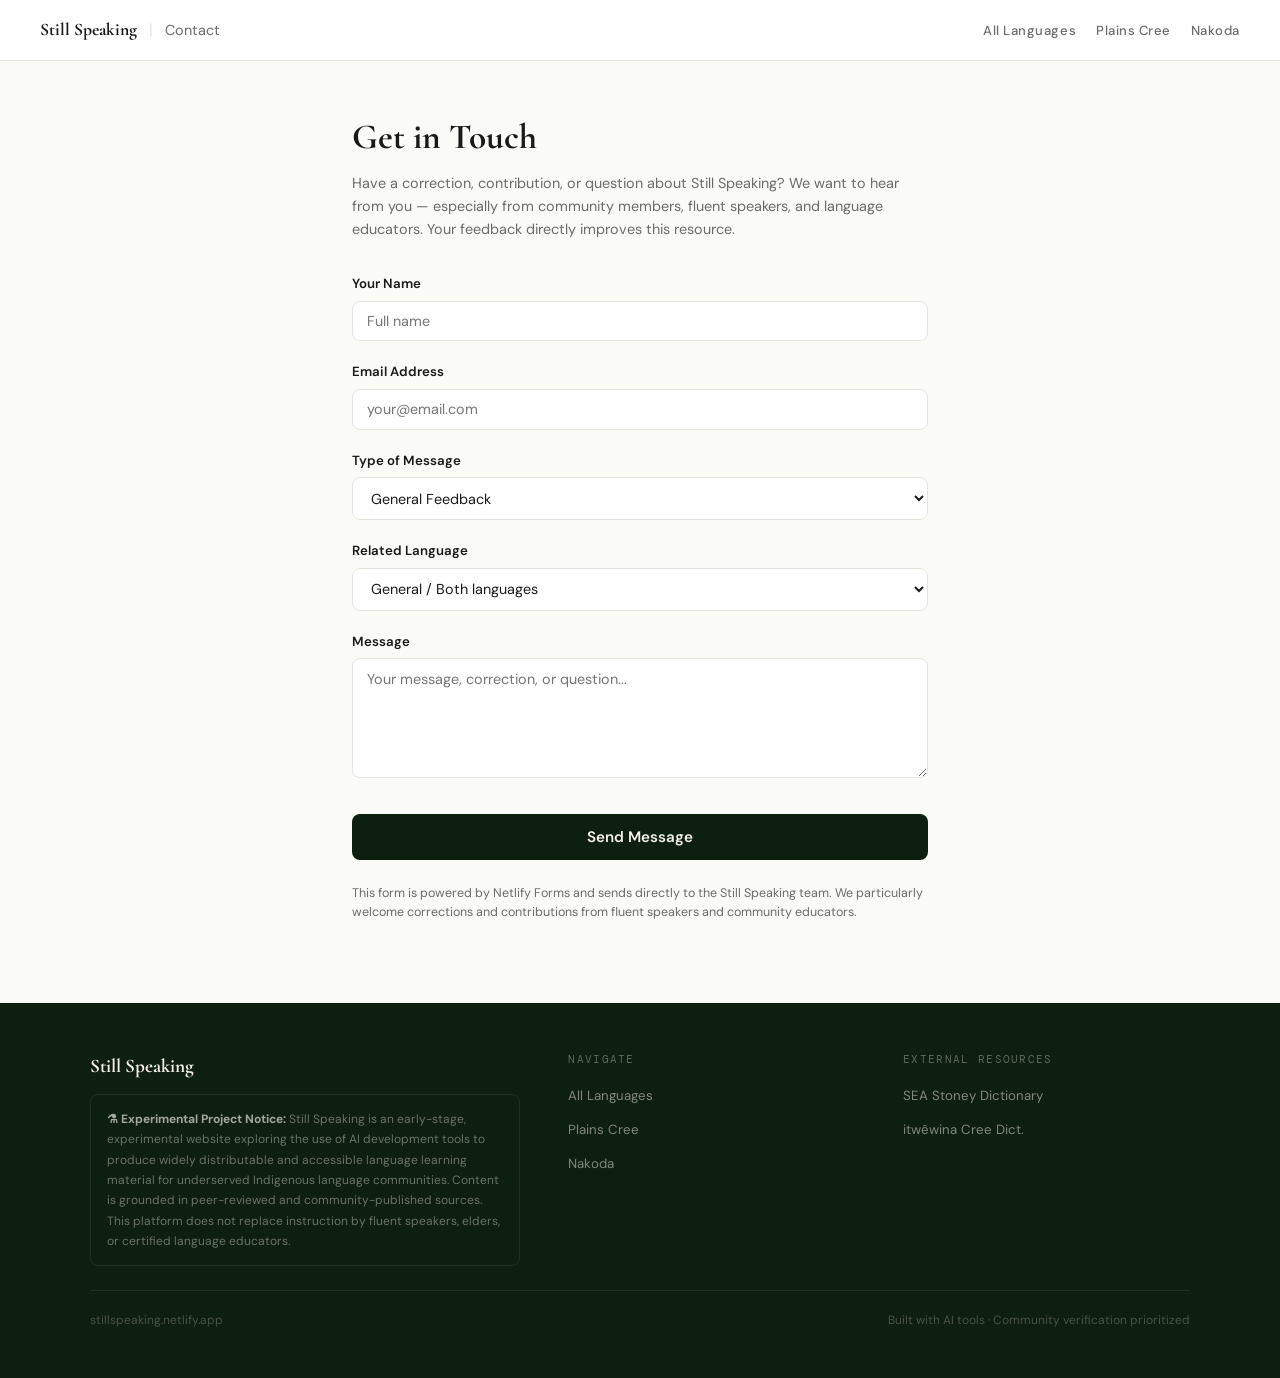
<file: contact.html>
<!DOCTYPE html>
<html lang="en">
<head>
<meta charset="UTF-8">
<meta name="viewport" content="width=device-width, initial-scale=1.0">
<title>Contact — Still Speaking</title>
<link rel="stylesheet" href="style.css">
</head>
<body>

<nav class="app-nav">
  <a href="index.html" class="app-nav-logo">Still Speaking</a>
  <span class="app-nav-sep">|</span>
  <span class="app-nav-title">Contact</span>
  <div class="app-nav-links">
    <a href="index.html">All Languages</a>
    <a href="cree.html">Plains Cree</a>
    <a href="nakoda.html">Nakoda</a>
  </div>
</nav>

<div class="contact-wrap">
  <h1 class="contact-title">Get in Touch</h1>
  <p class="contact-sub">Have a correction, contribution, or question about Still Speaking? We want to hear from you — especially from community members, fluent speakers, and language educators. Your feedback directly improves this resource.</p>

  <div class="form-success" id="form-success">
    ✓ Thank you for your message. We'll be in touch soon. Your feedback helps make this resource better for everyone.
  </div>

  <form id="contact-form" name="contact" method="POST" data-netlify="true" netlify-honeypot="bot-field">
    <input type="hidden" name="form-name" value="contact">
    <p style="display:none;"><label>Do not fill this: <input name="bot-field"></label></p>

    <div class="form-group">
      <label class="form-label" for="cf-name">Your Name</label>
      <input class="form-input" type="text" id="cf-name" name="name" placeholder="Full name" required>
    </div>

    <div class="form-group">
      <label class="form-label" for="cf-email">Email Address</label>
      <input class="form-input" type="email" id="cf-email" name="email" placeholder="your@email.com" required>
    </div>

    <div class="form-group">
      <label class="form-label" for="cf-type">Type of Message</label>
      <select class="form-select" id="cf-type" name="type">
        <option value="feedback">General Feedback</option>
        <option value="correction">Content Correction / Error Report</option>
        <option value="contribution">I want to contribute content</option>
        <option value="educator">I'm a language educator or fluent speaker</option>
        <option value="collaboration">Collaboration Inquiry</option>
        <option value="other">Other</option>
      </select>
    </div>

    <div class="form-group">
      <label class="form-label" for="cf-language">Related Language</label>
      <select class="form-select" id="cf-language" name="language">
        <option value="general">General / Both languages</option>
        <option value="cree">Plains Cree (Nêhiyawêwin)</option>
        <option value="nakoda">Nakoda (Stoney / Îethka)</option>
        <option value="other">Other language</option>
      </select>
    </div>

    <div class="form-group">
      <label class="form-label" for="cf-msg">Message</label>
      <textarea class="form-textarea" id="cf-msg" name="message" placeholder="Your message, correction, or question..." required></textarea>
    </div>

    <button class="submit-btn" type="submit">Send Message</button>
  </form>

  <p style="font-size:0.78rem;color:var(--muted);margin-top:1.5rem;line-height:1.6;">This form is powered by Netlify Forms and sends directly to the Still Speaking team. We particularly welcome corrections and contributions from fluent speakers and community educators.</p>
</div>

<footer class="site-footer">
  <div class="footer-inner">
    <div>
      <div class="footer-logo">Still Speaking</div>
      <div class="footer-disclaimer">
        <strong>⚗ Experimental Project Notice:</strong> Still Speaking is an early-stage, experimental website exploring the use of AI development tools to produce widely distributable and accessible language learning material for underserved Indigenous language communities. Content is grounded in peer-reviewed and community-published sources. This platform does not replace instruction by fluent speakers, elders, or certified language educators.
      </div>
    </div>
    <div>
      <div class="footer-col-title">Navigate</div>
      <ul class="footer-links">
        <li><a href="index.html">All Languages</a></li>
        <li><a href="cree.html">Plains Cree</a></li>
        <li><a href="nakoda.html">Nakoda</a></li>
      </ul>
    </div>
    <div>
      <div class="footer-col-title">External Resources</div>
      <ul class="footer-links">
        <li><a href="https://dictionary.stoneynakoda.org" target="_blank">SEA Stoney Dictionary</a></li>
        <li><a href="https://itwewina.altlab.app" target="_blank">itwêwina Cree Dict.</a></li>
      </ul>
    </div>
  </div>
  <div class="footer-bottom">
    <span>stillspeaking.netlify.app</span>
    <span>Built with AI tools · Community verification prioritized</span>
  </div>
</footer>

<script>
document.getElementById('contact-form').addEventListener('submit', function(e) {
  e.preventDefault();
  var form = this;
  var data = new FormData(form);
  fetch('/', {
    method: 'POST',
    headers: { 'Content-Type': 'application/x-www-form-urlencoded' },
    body: new URLSearchParams(data).toString()
  }).then(function() {
    form.style.display = 'none';
    document.getElementById('form-success').style.display = 'block';
  }).catch(function() {
    form.style.display = 'none';
    document.getElementById('form-success').style.display = 'block';
  });
});
</script>
</body>
</html>
</file>
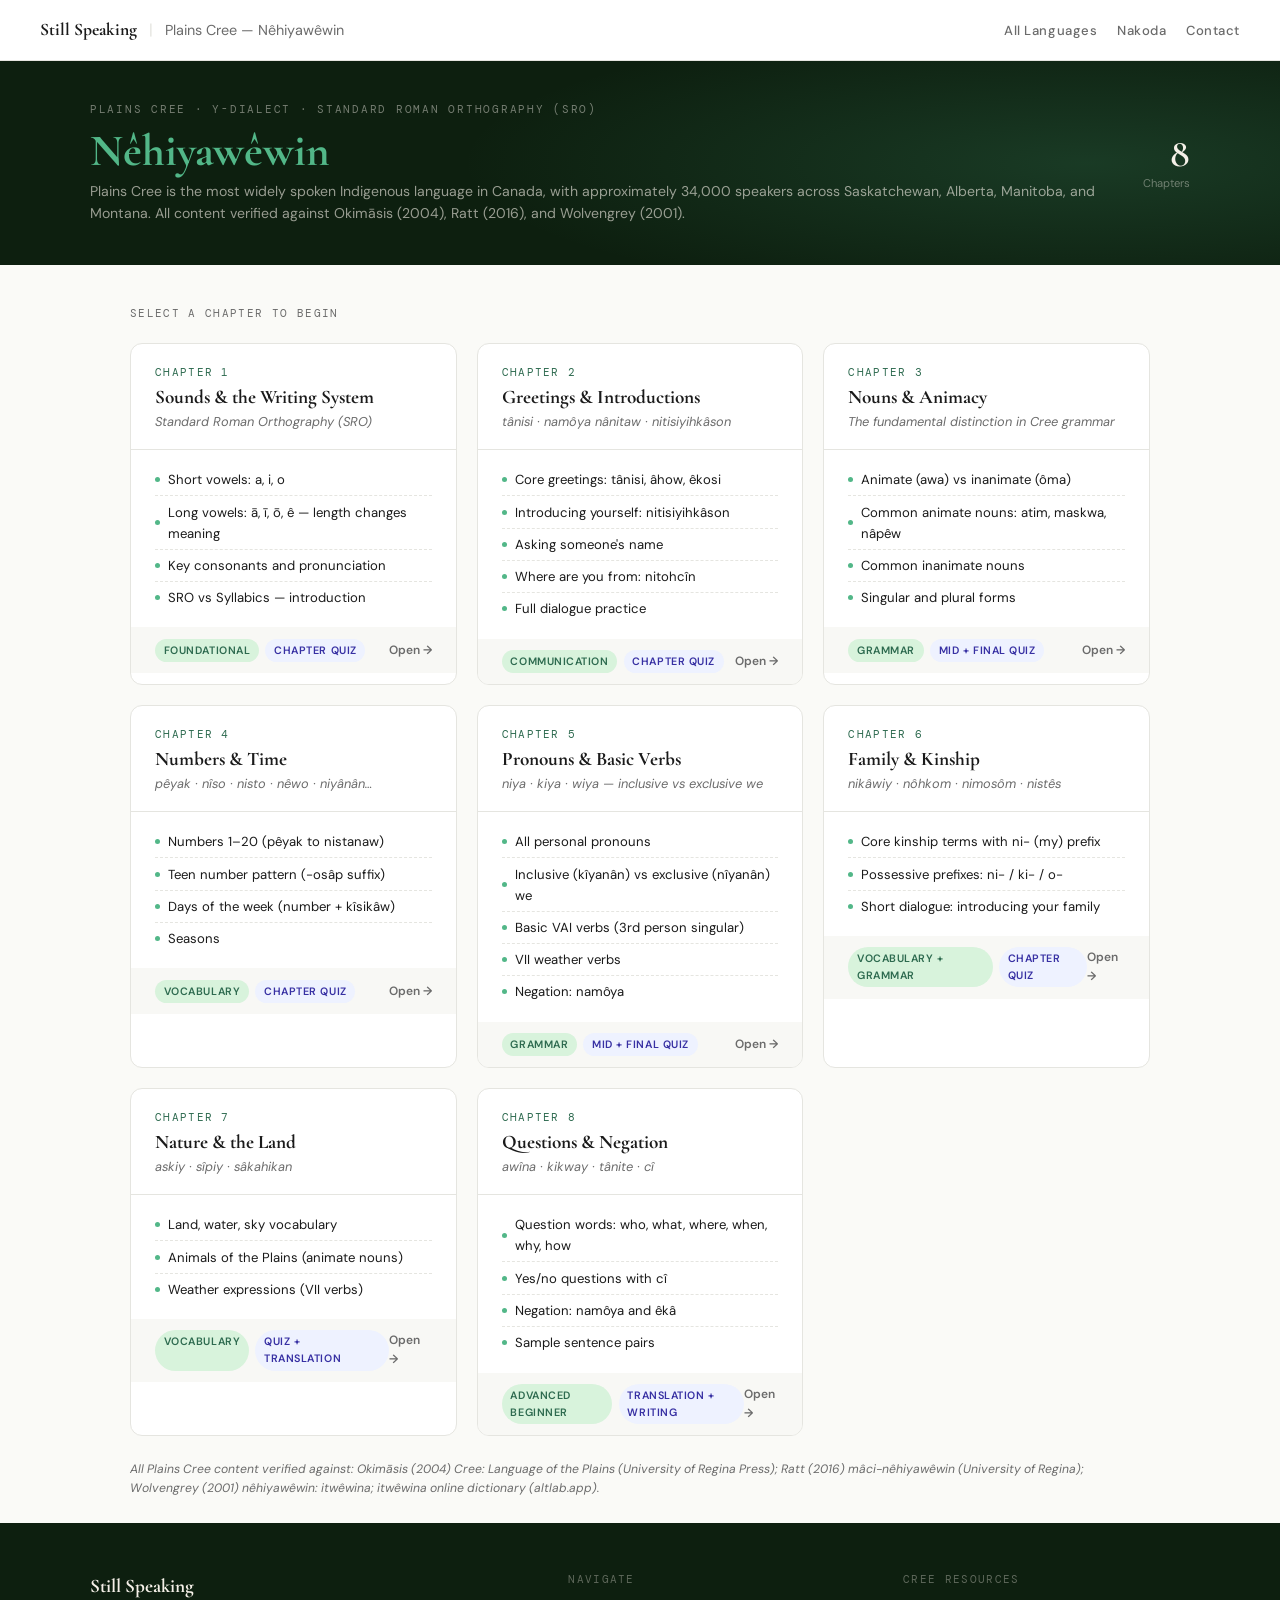
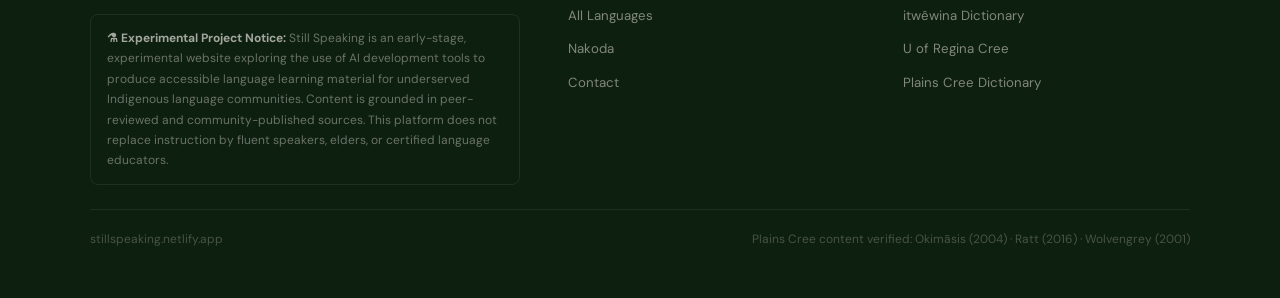
<file: cree.html>
<!DOCTYPE html>
<html lang="en">
<head>
<meta charset="UTF-8">
<meta name="viewport" content="width=device-width, initial-scale=1.0">
<title>Plains Cree (Nêhiyawêwin) — Still Speaking</title>
<link rel="stylesheet" href="style.css">
</head>
<body>

<nav class="app-nav">
  <a href="index.html" class="app-nav-logo">Still Speaking</a>
  <span class="app-nav-sep">|</span>
  <span class="app-nav-title" id="nav-breadcrumb">Plains Cree — Nêhiyawêwin</span>
  <div class="app-nav-links">
    <a href="index.html">All Languages</a>
    <a href="nakoda.html">Nakoda</a>
    <a href="contact.html">Contact</a>
  </div>
</nav>

<!-- ── LANGUAGE BANNER ── -->
<div class="lang-banner cree-banner" id="banner-chapters">
  <div class="lang-banner-inner">
    <div>
      <div class="lang-banner-tag">Plains Cree · Y-dialect · Standard Roman Orthography (SRO)</div>
      <div class="lang-banner-name cree">Nêhiyawêwin</div>
      <div class="lang-banner-sub">Plains Cree is the most widely spoken Indigenous language in Canada, with approximately 34,000 speakers across Saskatchewan, Alberta, Manitoba, and Montana. All content verified against Okimāsis (2004), Ratt (2016), and Wolvengrey (2001).</div>
    </div>
    <div class="lang-banner-stats">
      <div class="lbs-num">8</div>
      <div class="lbs-label">Chapters</div>
    </div>
  </div>
</div>

<!-- ══════════════════════════════
     CHAPTER GRID VIEW
══════════════════════════════ -->
<div id="view-chapters">
  <div class="chapters-wrap">
    <div class="chapters-label">Select a chapter to begin</div>
    <div class="chapters-grid">

      <div class="ch-card cree-card" onclick="openChapter(0)">
        <div class="ch-card-top">
          <div class="ch-num cree">Chapter 1</div>
          <div class="ch-title">Sounds &amp; the Writing System</div>
          <div class="ch-sub">Standard Roman Orthography (SRO)</div>
        </div>
        <div class="ch-card-mid">
          <ul class="ch-lesson-list">
            <li class="ch-lesson-item"><span class="ch-dot cree"></span>Short vowels: a, i, o</li>
            <li class="ch-lesson-item"><span class="ch-dot cree"></span>Long vowels: ā, ī, ō, ê — length changes meaning</li>
            <li class="ch-lesson-item"><span class="ch-dot cree"></span>Key consonants and pronunciation</li>
            <li class="ch-lesson-item"><span class="ch-dot cree"></span>SRO vs Syllabics — introduction</li>
          </ul>
        </div>
        <div class="ch-card-bot">
          <div style="display:flex;gap:0.4rem;">
            <span class="ch-tag cree">Foundational</span>
            <span class="ch-tag assess">Chapter Quiz</span>
          </div>
          <span class="ch-open-btn cree">Open →</span>
        </div>
      </div>

      <div class="ch-card cree-card" onclick="openChapter(1)">
        <div class="ch-card-top">
          <div class="ch-num cree">Chapter 2</div>
          <div class="ch-title">Greetings &amp; Introductions</div>
          <div class="ch-sub">tânisi · namôya nânitaw · nitisiyihkâson</div>
        </div>
        <div class="ch-card-mid">
          <ul class="ch-lesson-list">
            <li class="ch-lesson-item"><span class="ch-dot cree"></span>Core greetings: tânisi, âhow, êkosi</li>
            <li class="ch-lesson-item"><span class="ch-dot cree"></span>Introducing yourself: nitisiyihkâson</li>
            <li class="ch-lesson-item"><span class="ch-dot cree"></span>Asking someone's name</li>
            <li class="ch-lesson-item"><span class="ch-dot cree"></span>Where are you from: nitohcîn</li>
            <li class="ch-lesson-item"><span class="ch-dot cree"></span>Full dialogue practice</li>
          </ul>
        </div>
        <div class="ch-card-bot">
          <div style="display:flex;gap:0.4rem;">
            <span class="ch-tag cree">Communication</span>
            <span class="ch-tag assess">Chapter Quiz</span>
          </div>
          <span class="ch-open-btn cree">Open →</span>
        </div>
      </div>

      <div class="ch-card cree-card" onclick="openChapter(2)">
        <div class="ch-card-top">
          <div class="ch-num cree">Chapter 3</div>
          <div class="ch-title">Nouns &amp; Animacy</div>
          <div class="ch-sub">The fundamental distinction in Cree grammar</div>
        </div>
        <div class="ch-card-mid">
          <ul class="ch-lesson-list">
            <li class="ch-lesson-item"><span class="ch-dot cree"></span>Animate (awa) vs inanimate (ôma)</li>
            <li class="ch-lesson-item"><span class="ch-dot cree"></span>Common animate nouns: atim, maskwa, nâpêw</li>
            <li class="ch-lesson-item"><span class="ch-dot cree"></span>Common inanimate nouns</li>
            <li class="ch-lesson-item"><span class="ch-dot cree"></span>Singular and plural forms</li>
          </ul>
        </div>
        <div class="ch-card-bot">
          <div style="display:flex;gap:0.4rem;">
            <span class="ch-tag cree">Grammar</span>
            <span class="ch-tag assess">Mid + Final Quiz</span>
          </div>
          <span class="ch-open-btn cree">Open →</span>
        </div>
      </div>

      <div class="ch-card cree-card" onclick="openChapter(3)">
        <div class="ch-card-top">
          <div class="ch-num cree">Chapter 4</div>
          <div class="ch-title">Numbers &amp; Time</div>
          <div class="ch-sub">pêyak · nîso · nisto · nêwo · niyânân…</div>
        </div>
        <div class="ch-card-mid">
          <ul class="ch-lesson-list">
            <li class="ch-lesson-item"><span class="ch-dot cree"></span>Numbers 1–20 (pêyak to nistanaw)</li>
            <li class="ch-lesson-item"><span class="ch-dot cree"></span>Teen number pattern (-osâp suffix)</li>
            <li class="ch-lesson-item"><span class="ch-dot cree"></span>Days of the week (number + kîsikâw)</li>
            <li class="ch-lesson-item"><span class="ch-dot cree"></span>Seasons</li>
          </ul>
        </div>
        <div class="ch-card-bot">
          <div style="display:flex;gap:0.4rem;">
            <span class="ch-tag cree">Vocabulary</span>
            <span class="ch-tag assess">Chapter Quiz</span>
          </div>
          <span class="ch-open-btn cree">Open →</span>
        </div>
      </div>

      <div class="ch-card cree-card" onclick="openChapter(4)">
        <div class="ch-card-top">
          <div class="ch-num cree">Chapter 5</div>
          <div class="ch-title">Pronouns &amp; Basic Verbs</div>
          <div class="ch-sub">niya · kiya · wiya — inclusive vs exclusive we</div>
        </div>
        <div class="ch-card-mid">
          <ul class="ch-lesson-list">
            <li class="ch-lesson-item"><span class="ch-dot cree"></span>All personal pronouns</li>
            <li class="ch-lesson-item"><span class="ch-dot cree"></span>Inclusive (kîyanân) vs exclusive (nîyanân) we</li>
            <li class="ch-lesson-item"><span class="ch-dot cree"></span>Basic VAI verbs (3rd person singular)</li>
            <li class="ch-lesson-item"><span class="ch-dot cree"></span>VII weather verbs</li>
            <li class="ch-lesson-item"><span class="ch-dot cree"></span>Negation: namôya</li>
          </ul>
        </div>
        <div class="ch-card-bot">
          <div style="display:flex;gap:0.4rem;">
            <span class="ch-tag cree">Grammar</span>
            <span class="ch-tag assess">Mid + Final Quiz</span>
          </div>
          <span class="ch-open-btn cree">Open →</span>
        </div>
      </div>

      <div class="ch-card cree-card" onclick="openChapter(5)">
        <div class="ch-card-top">
          <div class="ch-num cree">Chapter 6</div>
          <div class="ch-title">Family &amp; Kinship</div>
          <div class="ch-sub">nikâwiy · nôhkom · nimosôm · nistês</div>
        </div>
        <div class="ch-card-mid">
          <ul class="ch-lesson-list">
            <li class="ch-lesson-item"><span class="ch-dot cree"></span>Core kinship terms with ni- (my) prefix</li>
            <li class="ch-lesson-item"><span class="ch-dot cree"></span>Possessive prefixes: ni- / ki- / o-</li>
            <li class="ch-lesson-item"><span class="ch-dot cree"></span>Short dialogue: introducing your family</li>
          </ul>
        </div>
        <div class="ch-card-bot">
          <div style="display:flex;gap:0.4rem;">
            <span class="ch-tag cree">Vocabulary + Grammar</span>
            <span class="ch-tag assess">Chapter Quiz</span>
          </div>
          <span class="ch-open-btn cree">Open →</span>
        </div>
      </div>

      <div class="ch-card cree-card" onclick="openChapter(6)">
        <div class="ch-card-top">
          <div class="ch-num cree">Chapter 7</div>
          <div class="ch-title">Nature &amp; the Land</div>
          <div class="ch-sub">askiy · sîpiy · sâkahikan</div>
        </div>
        <div class="ch-card-mid">
          <ul class="ch-lesson-list">
            <li class="ch-lesson-item"><span class="ch-dot cree"></span>Land, water, sky vocabulary</li>
            <li class="ch-lesson-item"><span class="ch-dot cree"></span>Animals of the Plains (animate nouns)</li>
            <li class="ch-lesson-item"><span class="ch-dot cree"></span>Weather expressions (VII verbs)</li>
          </ul>
        </div>
        <div class="ch-card-bot">
          <div style="display:flex;gap:0.4rem;">
            <span class="ch-tag cree">Vocabulary</span>
            <span class="ch-tag assess">Quiz + Translation</span>
          </div>
          <span class="ch-open-btn cree">Open →</span>
        </div>
      </div>

      <div class="ch-card cree-card" onclick="openChapter(7)">
        <div class="ch-card-top">
          <div class="ch-num cree">Chapter 8</div>
          <div class="ch-title">Questions &amp; Negation</div>
          <div class="ch-sub">awîna · kikway · tânite · cî</div>
        </div>
        <div class="ch-card-mid">
          <ul class="ch-lesson-list">
            <li class="ch-lesson-item"><span class="ch-dot cree"></span>Question words: who, what, where, when, why, how</li>
            <li class="ch-lesson-item"><span class="ch-dot cree"></span>Yes/no questions with cî</li>
            <li class="ch-lesson-item"><span class="ch-dot cree"></span>Negation: namôya and êkâ</li>
            <li class="ch-lesson-item"><span class="ch-dot cree"></span>Sample sentence pairs</li>
          </ul>
        </div>
        <div class="ch-card-bot">
          <div style="display:flex;gap:0.4rem;">
            <span class="ch-tag cree">Advanced Beginner</span>
            <span class="ch-tag assess">Translation + Writing</span>
          </div>
          <span class="ch-open-btn cree">Open →</span>
        </div>
      </div>

    </div><!-- /chapters-grid -->

    <p class="source-note" style="margin-top:1.5rem;">All Plains Cree content verified against: Okimāsis (2004) <em>Cree: Language of the Plains</em> (University of Regina Press); Ratt (2016) <em>mâci-nêhiyawêwin</em> (University of Regina); Wolvengrey (2001) <em>nêhiyawêwin: itwêwina</em>; itwêwina online dictionary (altlab.app).</p>
  </div>
</div><!-- /view-chapters -->


<!-- ══════════════════════════════
     LESSON VIEW (hidden until chapter selected)
══════════════════════════════ -->
<div id="view-lesson" style="display:none;">
  <div style="background:var(--cree-pale);border-bottom:1px solid var(--line);padding:0.75rem 2.5rem;display:flex;align-items:center;gap:1rem;">
    <button onclick="closeChapter()" style="background:none;border:1.5px solid var(--cree-dark);color:var(--cree-dark);padding:0.4rem 1rem;border-radius:6px;font-family:'DM Sans',sans-serif;font-size:0.83rem;font-weight:600;cursor:pointer;">← All Chapters</button>
    <span id="lesson-breadcrumb" style="font-size:0.85rem;color:var(--cree-dark);font-weight:500;"></span>
  </div>

  <div class="lesson-wrap">

    <!-- CHAPTER 1 -->
    <div class="lesson-panel" id="ch-0">
      <div class="ch-page-header cree">
        <div class="ch-page-label cree">Plains Cree · Chapter 1</div>
        <h1 class="ch-page-title">Sounds &amp; the Writing System</h1>
        <div class="ch-page-sub">Standard Roman Orthography (SRO)</div>
      </div>
      <div class="objectives-box"><h4>Learning Objectives</h4><ul>
        <li>Identify and pronounce the three short vowels of Plains Cree</li>
        <li>Recognize long vowels and understand that vowel length changes meaning</li>
        <li>Read basic words written in SRO</li>
        <li>Understand the difference between SRO and Syllabics</li>
      </ul></div>

      <div class="lesson-section-title">The Vowels</div>
      <div class="grammar-note cree"><div class="gn-label cree">Short Vowels</div>
        <p>Plains Cree has three short vowels: <strong>a</strong> (like "but"), <strong>i</strong> (like "bit"), and <strong>o</strong> (like "bone" but shorter). They are pronounced lightly and quickly.</p>
      </div>
      <div class="grammar-note cree"><div class="gn-label cree">Long Vowels</div>
        <p>Each short vowel has a long counterpart marked with a macron: <strong>ā</strong>, <strong>ī</strong>, <strong>ō</strong> — plus one extra long vowel <strong>ê</strong>. Long vowels are held roughly twice as long as short ones. <em>This distinction is meaningful — it changes word meaning.</em></p>
        <p>Example: <strong>nipa</strong> (he/she sleeps) vs <strong>nipā</strong> (he/she is dying). The length matters.</p>
      </div>

      <div class="lesson-section-title">Vowel Reference</div>
      <div class="vocab-grid">
        <div class="vocab-card"><div class="vc-native cree">a</div><div class="vc-english">as in "cut" — short</div></div>
        <div class="vocab-card"><div class="vc-native cree">ā</div><div class="vc-english">as in "father" — long</div></div>
        <div class="vocab-card"><div class="vc-native cree">i</div><div class="vc-english">as in "bit" — short</div></div>
        <div class="vocab-card"><div class="vc-native cree">ī</div><div class="vc-english">as in "feet" — long</div></div>
        <div class="vocab-card"><div class="vc-native cree">o</div><div class="vc-english">as in "note" — short</div></div>
        <div class="vocab-card"><div class="vc-native cree">ō</div><div class="vc-english">as in "road" — long</div></div>
        <div class="vocab-card"><div class="vc-native cree">ê</div><div class="vc-english">as in "they" — long only</div></div>
      </div>

      <div class="lesson-section-title">Key Consonant: the letter C</div>
      <div class="grammar-note cree"><div class="gn-label cree">Pronunciation — correction to a common mistake</div>
        <p>In SRO, the letter <strong>c</strong> most commonly represents the <strong>"ts"</strong> sound heard in English "ba<em>ts</em>" or "ca<em>ts</em>" — not the "c" in "cat." In some regional dialects of Plains Cree it can sound closer to "ch" in "batch," but the ts pronunciation is the standard. Never pronounce it like a hard English "k." Example: <strong>mîciwin</strong> (food) is approximately "mee-tsi-win."</p>
        <p>Source: Okimāsis &amp; Wolvengrey, <em>How to Spell it in Cree</em> (2008); Okimāsis (2004) <em>Cree: Language of the Plains</em>.</p>
      </div>

      <div class="lesson-section-title">SRO vs Syllabics</div>
      <div class="info-callout"><strong>Two writing systems:</strong> Plains Cree can be written in <strong>Standard Roman Orthography (SRO)</strong> — the alphabet used throughout this site — or in <strong>Syllabics</strong> (ᓀᐦᐃᔭᐍᐏᐣ), a script created in 1840. Both are used by Cree communities. SRO is used here because it is more accessible to beginners learning to read.</div>

      <div class="assessment-section">
        <div class="assess-title">Chapter 1 Assessment</div>
        <div class="assess-intro">Test your knowledge of Cree sounds and orthography.</div>
        <div class="assess-part">Part A — Multiple Choice</div>
        <div class="q-block">
          <div class="q-text">1. In SRO, the letter "c" most commonly represents:</div>
          <ul class="opts">
            <li><button class="opt-btn" onclick="checkMC(this,false,'f-c1-1')">The "c" in "cat" (hard k sound)</button></li>
            <li><button class="opt-btn" onclick="checkMC(this,false,'f-c1-1')">The "s" in "sun"</button></li>
            <li><button class="opt-btn" onclick="checkMC(this,true,'f-c1-1')">The "ts" sound in "bats" or "cats"</button></li>
            <li><button class="opt-btn" onclick="checkMC(this,false,'f-c1-1')">The "k" in "kite"</button></li>
          </ul><div class="fb" id="f-c1-1"></div>
        </div>
        <div class="q-block">
          <div class="q-text">2. Long vowels in SRO are marked with:</div>
          <ul class="opts">
            <li><button class="opt-btn" onclick="checkMC(this,false,'f-c1-2')">Doubling the letter (aa, ii)</button></li>
            <li><button class="opt-btn" onclick="checkMC(this,true,'f-c1-2')">A macron — a bar above (ā, ī, ō)</button></li>
            <li><button class="opt-btn" onclick="checkMC(this,false,'f-c1-2')">An accent mark (á, í)</button></li>
            <li><button class="opt-btn" onclick="checkMC(this,false,'f-c1-2')">They are not marked at all</button></li>
          </ul><div class="fb" id="f-c1-2"></div>
        </div>
        <div class="q-block">
          <div class="q-text">3. How many short vowels does Plains Cree have?</div>
          <ul class="opts">
            <li><button class="opt-btn" onclick="checkMC(this,false,'f-c1-3')">Two (a, i)</button></li>
            <li><button class="opt-btn" onclick="checkMC(this,true,'f-c1-3')">Three (a, i, o)</button></li>
            <li><button class="opt-btn" onclick="checkMC(this,false,'f-c1-3')">Four (a, e, i, o)</button></li>
            <li><button class="opt-btn" onclick="checkMC(this,false,'f-c1-3')">Five</button></li>
          </ul><div class="fb" id="f-c1-3"></div>
        </div>
        <div class="assess-part">Part B — Fill in the Blank</div>
        <div class="q-block">
          <div class="q-text">4. The Cree syllabic script was created in the year _____.</div>
          <input class="ans-input" type="text" id="i-c1-4" placeholder="year">
          <button class="check-btn" onclick="checkFill('i-c1-4','1840','f-c1-4')">Check</button>
          <div class="fb" id="f-c1-4"></div>
        </div>
        <div class="q-block">
          <div class="q-text">5. The additional long vowel in Cree (not simply a lengthened short vowel) is _____.</div>
          <input class="ans-input" type="text" id="i-c1-5" placeholder="one letter">
          <button class="check-btn" onclick="checkFill('i-c1-5','ê','f-c1-5')">Check</button>
          <div class="fb" id="f-c1-5"></div>
        </div>
      </div>
      <p class="source-note">Source: Okimāsis (2004) <em>Cree: Language of the Plains</em>, University of Regina Press; Ratt (2016) <em>mâci-nêhiyawêwin</em>.</p>
    </div>

    <!-- CHAPTER 2 -->
    <div class="lesson-panel" id="ch-1">
      <div class="ch-page-header cree">
        <div class="ch-page-label cree">Plains Cree · Chapter 2</div>
        <h1 class="ch-page-title">Greetings &amp; Introductions</h1>
        <div class="ch-page-sub">tânisi · namôya nânitaw · nitisiyihkâson</div>
      </div>
      <div class="objectives-box"><h4>Learning Objectives</h4><ul>
        <li>Greet someone in Plains Cree and respond to a greeting</li>
        <li>Introduce yourself using nitisiyihkâson</li>
        <li>Ask and answer where someone is from</li>
        <li>Recognize common conversational particles: âhow, êkosi, pêyakwan</li>
      </ul></div>

      <div class="lesson-section-title">Core Vocabulary</div>
      <div class="vocab-grid">
        <div class="vocab-card"><div class="vc-native cree">tânisi</div><div class="vc-english">Hello / How are you?</div><div class="vc-pron">taa-ni-si</div></div>
        <div class="vocab-card"><div class="vc-native cree">namôya nânitaw</div><div class="vc-english">Fine / Not bad</div><div class="vc-pron">na-moo-ya naa-ni-taw</div></div>
        <div class="vocab-card"><div class="vc-native cree">pêyakwan</div><div class="vc-english">The same / Likewise</div><div class="vc-pron">pay-ya-kwan</div></div>
        <div class="vocab-card"><div class="vc-native cree">âhow</div><div class="vc-english">Okay / Yes / Alright</div><div class="vc-pron">aa-how</div></div>
        <div class="vocab-card"><div class="vc-native cree">êkosi</div><div class="vc-english">That's it / That's all</div><div class="vc-pron">ay-ko-si</div></div>
        <div class="vocab-card"><div class="vc-native cree">kiya mâka</div><div class="vc-english">And you? / How about you?</div><div class="vc-pron">ki-ya maa-ka</div></div>
        <div class="vocab-card"><div class="vc-native cree">êyiwêhk</div><div class="vc-english">I'm getting by</div><div class="vc-pron">ay-yi-wayhk</div></div>
        <div class="vocab-card"><div class="vc-native cree">ay, takahki!</div><div class="vc-english">Great! / Really good!</div><div class="vc-pron">ay ta-kah-ki</div></div>
      </div>

      <div class="grammar-note cree"><div class="gn-label cree">Pronunciation Note</div>
        <p>In everyday speech, <strong>tânisi</strong> is often contracted to <strong>tânsi</strong>. Long vowels (ā, ī, ō, ê) are held roughly twice as long as short vowels — this distinction changes meaning, so it is important to observe.</p>
      </div>

      <div class="lesson-section-title">Introducing Yourself</div>
      <div class="vocab-grid">
        <div class="vocab-card"><div class="vc-native cree">nitisiyihkâson</div><div class="vc-english">My name is ___</div><div class="vc-pron">ni-ti-si-yihk-aa-son</div></div>
        <div class="vocab-card"><div class="vc-native cree">tânisi kitisiyihkâson?</div><div class="vc-english">What is your name?</div><div class="vc-pron">taa-ni-si ki-ti-si-yihk</div></div>
        <div class="vocab-card"><div class="vc-native cree">nitohcîn</div><div class="vc-english">I am from ___</div><div class="vc-pron">ni-toh-cheen</div></div>
        <div class="vocab-card"><div class="vc-native cree">tânitê ohci kiya?</div><div class="vc-english">Where are you from?</div><div class="vc-pron">taa-ni-tay oh-chi</div></div>
      </div>

      <div class="lesson-section-title">Dialogue 2.1 — Meeting Someone</div>
      <div class="dialogue-box">
        <div class="dialogue-label">Source: Okimāsis (2004) / Ratt (2016) — adapted for learners</div>
        <div class="dl"><div class="dl-spk cree">A:</div><div><div class="dl-native">Tânisi.</div><div class="dl-english">Hello, how are you?</div></div></div>
        <div class="dl"><div class="dl-spk cree">B:</div><div><div class="dl-native">Namôya nânitaw. Kiya mâka?</div><div class="dl-english">Fine. And you?</div></div></div>
        <div class="dl"><div class="dl-spk cree">A:</div><div><div class="dl-native">Pêyakwan. Sarah nitisiyihkâson. Kiya mâka, tânisi kitisiyihkâson?</div><div class="dl-english">The same. My name is Sarah. And you, what is your name?</div></div></div>
        <div class="dl"><div class="dl-spk cree">B:</div><div><div class="dl-native">James nitisiyihkâson. Tânitê ohci kiya?</div><div class="dl-english">My name is James. Where are you from?</div></div></div>
        <div class="dl"><div class="dl-spk cree">A:</div><div><div class="dl-native">Maskwacîs ohci niya.</div><div class="dl-english">I am from Maskwacîs.</div></div></div>
        <div class="dl"><div class="dl-spk cree">B:</div><div><div class="dl-native">Oskana kâ-asastêki ohci niya.</div><div class="dl-english">I am from Regina ("the place where bones are piled").</div></div></div>
      </div>

      <div class="grammar-note cree"><div class="gn-label cree">Grammar — Word Order</div>
        <p>Plains Cree has flexible word order, but notice how <em>nitisiyihkâson</em> places the name <em>before</em> the verb — the opposite of English. The verb carries so much grammatical information in Cree that a separate pronoun is often unnecessary.</p>
      </div>

      <div class="assessment-section">
        <div class="assess-title">Chapter 2 Assessment</div>
        <div class="assess-intro">Complete all parts. Part C answers should be compared against the dialogue above.</div>
        <div class="assess-part">Part A — Multiple Choice</div>
        <div class="q-block">
          <div class="q-text">1. How do you say "Hello, how are you?" in Plains Cree?</div>
          <ul class="opts">
            <li><button class="opt-btn" onclick="checkMC(this,false,'f-c2-1')">êkosi</button></li>
            <li><button class="opt-btn" onclick="checkMC(this,true,'f-c2-1')">tânisi</button></li>
            <li><button class="opt-btn" onclick="checkMC(this,false,'f-c2-1')">namôya</button></li>
            <li><button class="opt-btn" onclick="checkMC(this,false,'f-c2-1')">nitohcîn</button></li>
          </ul><div class="fb" id="f-c2-1"></div>
        </div>
        <div class="q-block">
          <div class="q-text">2. Which phrase means "My name is ___"?</div>
          <ul class="opts">
            <li><button class="opt-btn" onclick="checkMC(this,false,'f-c2-2')">tânitê ohci kiya?</button></li>
            <li><button class="opt-btn" onclick="checkMC(this,false,'f-c2-2')">pêyakwan</button></li>
            <li><button class="opt-btn" onclick="checkMC(this,true,'f-c2-2')">nitisiyihkâson</button></li>
            <li><button class="opt-btn" onclick="checkMC(this,false,'f-c2-2')">kiya mâka</button></li>
          </ul><div class="fb" id="f-c2-2"></div>
        </div>
        <div class="q-block">
          <div class="q-text">3. What does "kiya mâka?" mean?</div>
          <ul class="opts">
            <li><button class="opt-btn" onclick="checkMC(this,false,'f-c2-3')">I am fine</button></li>
            <li><button class="opt-btn" onclick="checkMC(this,false,'f-c2-3')">That's it</button></li>
            <li><button class="opt-btn" onclick="checkMC(this,true,'f-c2-3')">And you? / How about you?</button></li>
            <li><button class="opt-btn" onclick="checkMC(this,false,'f-c2-3')">Where are you from?</button></li>
          </ul><div class="fb" id="f-c2-3"></div>
        </div>
        <div class="assess-part">Part B — Fill in the Blank</div>
        <div class="q-block">
          <div class="q-text">4. How do you say "I am from ___" in Cree?</div>
          <input class="ans-input" type="text" id="i-c2-4" placeholder="nitohcîn">
          <button class="check-btn" onclick="checkFill('i-c2-4','nitohcîn','f-c2-4')">Check</button>
          <div class="fb" id="f-c2-4"></div>
        </div>
        <div class="assess-part">Part C — Short Writing</div>
        <div class="q-block">
          <div class="q-text">5. Write a 2–3 line introduction in Plains Cree: greeting, your name, and where you are from. Review against the dialogue above.</div>
          <textarea class="ans-textarea" placeholder="Tânisi. ___ nitisiyihkâson. ___ ohci niya."></textarea>
        </div>
      </div>
      <p class="source-note">Source: Okimāsis (2004) <em>Cree: Language of the Plains</em>; Ratt (2016) <em>mâci-nêhiyawêwin</em>. Place name Oskana kâ-asastêki from public Cree language resources.</p>
    </div>

    <!-- CHAPTER 3 -->
    <div class="lesson-panel" id="ch-2">
      <div class="ch-page-header cree">
        <div class="ch-page-label cree">Plains Cree · Chapter 3</div>
        <h1 class="ch-page-title">Nouns &amp; Animacy</h1>
        <div class="ch-page-sub">The most fundamental distinction in Cree grammar</div>
      </div>
      <div class="objectives-box"><h4>Learning Objectives</h4><ul>
        <li>Explain the animate / inanimate distinction in Plains Cree</li>
        <li>Identify animate nouns using the demonstrative awa</li>
        <li>Identify inanimate nouns using the demonstrative ôma</li>
        <li>Form basic plural forms for both categories</li>
      </ul></div>

      <div class="grammar-note cree"><div class="gn-label cree">The Most Important Rule in Cree</div>
        <p>All nouns in Plains Cree are classified as either <strong>animate</strong> or <strong>inanimate</strong>. This is not simply about biological life — many things Europeans would consider inanimate are animate in Cree, reflecting a worldview in which spiritual life exists throughout nature. This distinction affects nearly every part of the grammar: verb choice, demonstratives, plurals, and more. It must be memorized for each noun.</p>
      </div>

      <div class="lesson-section-title">Animate Nouns — awa</div>
      <p style="font-size:0.87rem;color:var(--muted);margin-bottom:1rem;">Animate nouns use the demonstrative <strong style="color:var(--cree-dark)">awa</strong>. Plural adds <strong>-ak</strong> (or <strong>-wak</strong>).</p>
      <div class="vocab-grid">
        <div class="vocab-card"><div class="vc-native cree">nâpêw</div><div class="vc-english">man</div><div class="vc-pron">naa-pay-w</div></div>
        <div class="vocab-card"><div class="vc-native cree">iskwêw</div><div class="vc-english">woman</div><div class="vc-pron">is-kway-w</div></div>
        <div class="vocab-card"><div class="vc-native cree">atim</div><div class="vc-english">dog</div><div class="vc-pron">a-tim</div></div>
        <div class="vocab-card"><div class="vc-native cree">maskwa</div><div class="vc-english">bear</div><div class="vc-pron">mas-kwa</div></div>
        <div class="vocab-card"><div class="vc-native cree">pihêsiw</div><div class="vc-english">bird (generic)</div><div class="vc-pron">pi-hay-siw</div></div>
        <div class="vocab-card"><div class="vc-native cree">ayisiyiniw</div><div class="vc-english">person</div><div class="vc-pron">a-yi-si-yi-niw</div></div>
      </div>

      <div class="lesson-section-title">Inanimate Nouns — ôma</div>
      <p style="font-size:0.87rem;color:var(--muted);margin-bottom:1rem;">Inanimate nouns use the demonstrative <strong style="color:var(--cree-dark)">ôma</strong>. Plural adds <strong>-a</strong>.</p>
      <div class="vocab-grid">
        <div class="vocab-card"><div class="vc-native cree">mîciwin</div><div class="vc-english">food</div><div class="vc-pron">mee-chi-win</div></div>
        <div class="vocab-card"><div class="vc-native cree">maskisin</div><div class="vc-english">shoe / moccasin</div><div class="vc-pron">mas-ki-sin</div></div>
        <div class="vocab-card"><div class="vc-native cree">astotin</div><div class="vc-english">hat</div><div class="vc-pron">as-to-tin</div></div>
        <div class="vocab-card"><div class="vc-native cree">nipiy</div><div class="vc-english">water</div><div class="vc-pron">ni-pi</div></div>
        <div class="vocab-card"><div class="vc-native cree">sîpiy</div><div class="vc-english">river</div><div class="vc-pron">see-pi</div></div>
        <div class="vocab-card"><div class="vc-native cree">askiy</div><div class="vc-english">earth / land</div><div class="vc-pron">as-ki</div></div>
      </div>

      <div class="grammar-note cree"><div class="gn-label cree">Surprising Animate Nouns</div>
        <p>The noun <strong>asiniy</strong> (rock/stone) is animate in Cree — rocks have spirit in the Cree worldview. Do not try to predict animacy from English logic; it must be learned word by word.</p>
      </div>

      <div class="lesson-section-title">Colors — and why animacy matters for them</div>
      <div class="grammar-note cree"><div class="gn-label cree">Colors are verbs in Cree</div>
        <p>In Plains Cree, color words are <strong>verbs</strong>, not adjectives. This means every color has two forms — an <strong>animate</strong> form (used when describing an animate noun) and an <strong>inanimate</strong> form (used when describing an inanimate noun). If you say "the shirt is red" vs "the dog is red," you use different word forms. This is a direct consequence of the animate/inanimate distinction you learned above.</p>
      </div>
      <table class="data-table">
        <thead><tr><th>Color</th><th>Prefix form</th><th>Animate verb (he/she is ___)</th><th>Inanimate verb (it is ___)</th></tr></thead>
        <tbody>
          <tr><td>white</td><td class="nt-nat cree">wâpiski-</td><td class="nt-nat cree">wâpiskisiw</td><td class="nt-nat cree">wâpiskâw</td></tr>
          <tr><td>black</td><td class="nt-nat cree">kaskitêwi-</td><td class="nt-nat cree">kaskitêsiw</td><td class="nt-nat cree">kaskitêwâw</td></tr>
          <tr><td>red</td><td class="nt-nat cree">mihko-</td><td class="nt-nat cree">mihkosiw</td><td class="nt-nat cree">mihkwâw</td></tr>
          <tr><td>yellow / orange / brown</td><td class="nt-nat cree">osâwi-</td><td class="nt-nat cree">osâwisiw</td><td class="nt-nat cree">osâwâw</td></tr>
          <tr><td>green</td><td class="nt-nat cree">askihtako-</td><td class="nt-nat cree">askihtakosiw</td><td class="nt-nat cree">askihtakwâw</td></tr>
          <tr><td>blue / green / grey</td><td class="nt-nat cree">sîpihko-</td><td class="nt-nat cree">sîpihkosiw</td><td class="nt-nat cree">sîpihkwâw</td></tr>
        </tbody>
      </table>
      <div class="grammar-note cree"><div class="gn-label cree">How Cree categorizes colors differently</div>
        <p>Notice that Cree uses <strong>osâwi-</strong> for yellow, orange, <em>and</em> brown — these are one color category in Cree, not three. Similarly <strong>sîpihko-</strong> covers blue, green, <em>and</em> grey. The Cree color system reflects a different way of grouping the visual spectrum. Neither system is wrong — they simply organize the world differently.</p>
        <p>To make a color <strong>dark</strong>, add <em>kaskitê-</em> as a prefix: <em>kaskitê-osâwi-</em> = dark yellow/brown. To make it <strong>light</strong>, add <em>wâpi-</em>: <em>wâpi-sîpihko-</em> = light blue.</p>
      </div>
      <p class="source-note" style="margin-bottom:1rem;">Color source: Cree Literacy Network (creeliteracy.org), "All About Colours in Cree" — vocabulary selected by a fluent Cree speaker, consistent with Wolvengrey (2001). Note: the speaker warns that even fluent speakers may use slightly different color terms on different occasions.</p>

      <div class="assessment-section">
        <div class="assess-title">Chapter 3 Assessment</div>
        <div class="assess-intro">Animate vs inanimate — the most important distinction in Cree.</div>
        <div class="assess-part">Part A — Multiple Choice</div>
        <div class="q-block">
          <div class="q-text">1. Which demonstrative is used with animate nouns?</div>
          <ul class="opts">
            <li><button class="opt-btn" onclick="checkMC(this,false,'f-c3-1')">ôma</button></li>
            <li><button class="opt-btn" onclick="checkMC(this,true,'f-c3-1')">awa</button></li>
            <li><button class="opt-btn" onclick="checkMC(this,false,'f-c3-1')">ana</button></li>
          </ul><div class="fb" id="f-c3-1"></div>
        </div>
        <div class="q-block">
          <div class="q-text">2. What plural suffix do animate nouns use?</div>
          <ul class="opts">
            <li><button class="opt-btn" onclick="checkMC(this,false,'f-c3-2')">-a</button></li>
            <li><button class="opt-btn" onclick="checkMC(this,true,'f-c3-2')">-ak (or -wak)</button></li>
            <li><button class="opt-btn" onclick="checkMC(this,false,'f-c3-2')">-is</button></li>
          </ul><div class="fb" id="f-c3-2"></div>
        </div>
        <div class="q-block">
          <div class="q-text">3. Which of these is animate in Plains Cree?</div>
          <ul class="opts">
            <li><button class="opt-btn" onclick="checkMC(this,false,'f-c3-3')">mîciwin (food)</button></li>
            <li><button class="opt-btn" onclick="checkMC(this,false,'f-c3-3')">sîpiy (river)</button></li>
            <li><button class="opt-btn" onclick="checkMC(this,true,'f-c3-3')">asiniy (rock/stone)</button></li>
            <li><button class="opt-btn" onclick="checkMC(this,false,'f-c3-3')">maskisin (moccasin)</button></li>
          </ul><div class="fb" id="f-c3-3"></div>
        </div>
        <div class="assess-part">Part B — Classify</div>
        <div class="q-block">
          <div class="q-text">4. Classify each word as animate or inanimate: atim (dog) / askiy (land) / maskwa (bear) / nipiy (water)</div>
          <textarea class="ans-textarea" placeholder="atim = ___; askiy = ___; maskwa = ___; nipiy = ___"></textarea>
          <p class="fb" style="margin-top:0.4rem;font-size:0.78rem;color:var(--muted);">Answer: atim = animate; askiy = inanimate; maskwa = animate; nipiy = inanimate</p>
        </div>
      </div>
      <p class="source-note">Source: Wolvengrey (2001) <em>nêhiyawêwin: itwêwina</em>; Okimāsis (2004) <em>Cree: Language of the Plains</em>.</p>
    </div>

    <!-- CHAPTER 4 -->
    <div class="lesson-panel" id="ch-3">
      <div class="ch-page-header cree">
        <div class="ch-page-label cree">Plains Cree · Chapter 4</div>
        <h1 class="ch-page-title">Numbers &amp; Time</h1>
        <div class="ch-page-sub">pêyak · nîso · nisto · nêwo · niyânân…</div>
      </div>
      <div class="objectives-box"><h4>Learning Objectives</h4><ul>
        <li>Count from 1 to 20 in Plains Cree</li>
        <li>Recognize the -osâp suffix pattern for teen numbers</li>
        <li>Name the days of the week using the number + kîsikâw pattern</li>
        <li>Name the four seasons</li>
      </ul></div>

      <div class="lesson-section-title">Numbers 1–10</div>
      <div class="vocab-grid">
        <div class="vocab-card"><div class="vc-native cree">pêyak</div><div class="vc-english">1</div><div class="vc-pron">pay-yak</div></div>
        <div class="vocab-card"><div class="vc-native cree">nîso</div><div class="vc-english">2</div><div class="vc-pron">nee-so</div></div>
        <div class="vocab-card"><div class="vc-native cree">nisto</div><div class="vc-english">3</div><div class="vc-pron">nis-to</div></div>
        <div class="vocab-card"><div class="vc-native cree">nêwo</div><div class="vc-english">4</div><div class="vc-pron">nay-wo</div></div>
        <div class="vocab-card"><div class="vc-native cree">niyânân</div><div class="vc-english">5</div><div class="vc-pron">ni-yaa-naan</div></div>
        <div class="vocab-card"><div class="vc-native cree">nikotwâsik</div><div class="vc-english">6</div><div class="vc-pron">ni-ko-twaa-sik</div></div>
        <div class="vocab-card"><div class="vc-native cree">têpakohp</div><div class="vc-english">7</div><div class="vc-pron">tay-pa-kohp</div></div>
        <div class="vocab-card"><div class="vc-native cree">ayinânêw</div><div class="vc-english">8</div><div class="vc-pron">a-yi-naa-nayw</div></div>
        <div class="vocab-card"><div class="vc-native cree">kêkâ-mitâtaht</div><div class="vc-english">9</div><div class="vc-pron">kay-kaa-mi-taa-taht</div></div>
        <div class="vocab-card"><div class="vc-native cree">mitâtaht</div><div class="vc-english">10</div><div class="vc-pron">mi-taa-taht</div></div>
      </div>

      <div class="grammar-note cree"><div class="gn-label cree">The Number 9</div>
        <p><strong>kêkâ-mitâtaht</strong> literally means "almost ten" — a window into subtractive counting logic unique to Cree.</p>
      </div>

      <div class="lesson-section-title">Numbers 11–20</div>
      <table class="data-table">
        <thead><tr><th>#</th><th>Plains Cree (SRO)</th><th>Pattern</th></tr></thead>
        <tbody>
          <tr><td>11</td><td class="nt-nat cree">pêyakosâp</td><td class="nt-note">pêyak + osâp</td></tr>
          <tr><td>12</td><td class="nt-nat cree">nîsosâp</td><td class="nt-note">nîso + osâp</td></tr>
          <tr><td>13</td><td class="nt-nat cree">nistosâp</td><td class="nt-note">nisto + osâp</td></tr>
          <tr><td>14</td><td class="nt-nat cree">nêwosâp</td><td class="nt-note">nêwo + osâp</td></tr>
          <tr><td>15</td><td class="nt-nat cree">niyânânosâp</td><td class="nt-note">niyânân + osâp</td></tr>
          <tr><td>20</td><td class="nt-nat cree">nistanaw</td><td class="nt-note">distinct word</td></tr>
        </tbody>
      </table>

      <div class="lesson-section-title">Days of the Week</div>
      <table class="data-table">
        <thead><tr><th>Day</th><th>Plains Cree</th><th>Literal meaning</th></tr></thead>
        <tbody>
          <tr><td>Sunday</td><td class="nt-nat cree">pêyakokîsikâw</td><td class="nt-note">first day</td></tr>
          <tr><td>Monday</td><td class="nt-nat cree">nîsokîsikâw</td><td class="nt-note">second day</td></tr>
          <tr><td>Tuesday</td><td class="nt-nat cree">nistokîsikâw</td><td class="nt-note">third day</td></tr>
          <tr><td>Wednesday</td><td class="nt-nat cree">nêwokîsikâw</td><td class="nt-note">fourth day</td></tr>
          <tr><td>Thursday</td><td class="nt-nat cree">niyânânokîsikâw</td><td class="nt-note">fifth day</td></tr>
          <tr><td>Friday</td><td class="nt-nat cree">nikotwâsikîsikâw</td><td class="nt-note">sixth day</td></tr>
          <tr><td>Saturday</td><td class="nt-nat cree">têpakohpkîsikâw</td><td class="nt-note">seventh day</td></tr>
        </tbody>
      </table>

      <div class="lesson-section-title">Seasons</div>
      <div class="vocab-grid">
        <div class="vocab-card"><div class="vc-native cree">sîkwan</div><div class="vc-english">spring</div></div>
        <div class="vocab-card"><div class="vc-native cree">nîpin</div><div class="vc-english">summer</div></div>
        <div class="vocab-card"><div class="vc-native cree">takwâkin</div><div class="vc-english">autumn / fall</div></div>
        <div class="vocab-card"><div class="vc-native cree">pipon</div><div class="vc-english">winter</div></div>
      </div>

      <div class="assessment-section">
        <div class="assess-title">Chapter 4 Assessment</div>
        <div class="assess-intro">Numbers and time.</div>
        <div class="assess-part">Part A — Multiple Choice</div>
        <div class="q-block">
          <div class="q-text">1. What does kêkâ-mitâtaht literally mean?</div>
          <ul class="opts">
            <li><button class="opt-btn" onclick="checkMC(this,false,'f-c4-1')">Eight things</button></li>
            <li><button class="opt-btn" onclick="checkMC(this,true,'f-c4-1')">Almost ten</button></li>
            <li><button class="opt-btn" onclick="checkMC(this,false,'f-c4-1')">Six and three</button></li>
          </ul><div class="fb" id="f-c4-1"></div>
        </div>
        <div class="q-block">
          <div class="q-text">2. Teen numbers (11–19) in Cree are formed by:</div>
          <ul class="opts">
            <li><button class="opt-btn" onclick="checkMC(this,false,'f-c4-2')">Entirely new unrelated words</button></li>
            <li><button class="opt-btn" onclick="checkMC(this,true,'f-c4-2')">Base number + osâp suffix</button></li>
            <li><button class="opt-btn" onclick="checkMC(this,false,'f-c4-2')">Doubling the base number</button></li>
          </ul><div class="fb" id="f-c4-2"></div>
        </div>
        <div class="assess-part">Part B — Fill in the Blank</div>
        <div class="q-block">
          <div class="q-text">3. The number 7 in Plains Cree is _____.</div>
          <input class="ans-input" type="text" id="i-c4-3" placeholder="têpakohp">
          <button class="check-btn" onclick="checkFill('i-c4-3','têpakohp','f-c4-3')">Check</button>
          <div class="fb" id="f-c4-3"></div>
        </div>
        <div class="q-block">
          <div class="q-text">4. Wednesday in Cree means "fourth day." Write it: _____.</div>
          <input class="ans-input" type="text" id="i-c4-4" placeholder="nêwokîsikâw">
          <button class="check-btn" onclick="checkFill('i-c4-4','nêwokîsikâw','f-c4-4')">Check</button>
          <div class="fb" id="f-c4-4"></div>
        </div>
        <div class="q-block">
          <div class="q-text">5. What is the Cree word for "winter"?</div>
          <input class="ans-input" type="text" id="i-c4-5" placeholder="pipon">
          <button class="check-btn" onclick="checkFill('i-c4-5','pipon','f-c4-5')">Check</button>
          <div class="fb" id="f-c4-5"></div>
        </div>
      </div>
      <p class="source-note">Source: Wolvengrey (2001) <em>nêhiyawêwin: itwêwina</em>; Okimāsis (2004) <em>Cree: Language of the Plains</em>.</p>
    </div>

    <!-- CHAPTER 5 -->
    <div class="lesson-panel" id="ch-4">
      <div class="ch-page-header cree">
        <div class="ch-page-label cree">Plains Cree · Chapter 5</div>
        <h1 class="ch-page-title">Pronouns &amp; Basic Verbs</h1>
        <div class="ch-page-sub">niya · kiya · wiya — inclusive vs exclusive we</div>
      </div>
      <div class="objectives-box"><h4>Learning Objectives</h4><ul>
        <li>Use all Plains Cree personal pronouns</li>
        <li>Understand the inclusive (kîyanân) vs exclusive (nîyanân) "we" distinction</li>
        <li>Recognize basic animate intransitive verbs (VAI) in 3rd person singular</li>
        <li>Use weather verbs (VII) and form a simple negative sentence</li>
      </ul></div>

      <div class="lesson-section-title">Personal Pronouns</div>
      <table class="data-table">
        <thead><tr><th>Cree</th><th>English</th><th>Note</th></tr></thead>
        <tbody>
          <tr><td class="nt-nat cree">niya</td><td>I / me</td><td></td></tr>
          <tr><td class="nt-nat cree">kiya</td><td>you (singular)</td><td></td></tr>
          <tr><td class="nt-nat cree">wiya</td><td>he / she (singular)</td><td class="nt-note">No gender distinction</td></tr>
          <tr><td class="nt-nat cree">nîyanân</td><td>we (exclusive)</td><td class="nt-note">Does NOT include the listener</td></tr>
          <tr><td class="nt-nat cree">kîyanân</td><td>we (inclusive)</td><td class="nt-note">INCLUDES the listener</td></tr>
          <tr><td class="nt-nat cree">kiyawâw</td><td>you (plural)</td><td></td></tr>
          <tr><td class="nt-nat cree">wiyawâw</td><td>they (plural)</td><td></td></tr>
        </tbody>
      </table>

      <div class="grammar-note cree"><div class="gn-label cree">Inclusive vs Exclusive "We"</div>
        <p><strong>kîyanân</strong> = "we — you and I together." <strong>nîyanân</strong> = "we — but not you." This distinction is grammatically required in Cree and does not exist in English. It must be learned carefully.</p>
      </div>

      <div class="lesson-section-title">Basic Verbs (VAI — 3rd person singular forms)</div>
      <div class="limitation-note">⚠ Note: Cree verbs do not have infinitives. The forms below are 3rd person singular conjugations (he/she ___). Full verb conjugation across all persons and classes (VAI, VII, VTA, VTI) is advanced content requiring dedicated study.</div>
      <div class="vocab-grid">
        <div class="vocab-card"><div class="vc-native cree">nipâw</div><div class="vc-english">he/she sleeps</div><div class="vc-pron">ni-paw</div></div>
        <div class="vocab-card"><div class="vc-native cree">pimipahtâw</div><div class="vc-english">he/she runs</div><div class="vc-pron">pi-mi-pah-taw</div></div>
        <div class="vocab-card"><div class="vc-native cree">mîcisow</div><div class="vc-english">he/she eats</div><div class="vc-pron">mee-tsi-sow</div></div>
        <div class="vocab-card"><div class="vc-native cree">atoskêw</div><div class="vc-english">he/she works</div><div class="vc-pron">a-tos-kay-w</div></div>
        <div class="vocab-card"><div class="vc-native cree">pê-itohtêw</div><div class="vc-english">he/she comes / is coming</div><div class="vc-pron">pay-i-toh-tay-w</div></div>
        <div class="vocab-card"><div class="vc-native cree">nakatêw</div><div class="vc-english">he/she leaves / departs</div><div class="vc-pron">na-ka-tay-w</div></div>
        <div class="vocab-card"><div class="vc-native cree">ayâw</div><div class="vc-english">he/she is (located); there is</div><div class="vc-pron">a-yaw</div></div>
        <div class="vocab-card"><div class="vc-native cree">pîkiskwêw</div><div class="vc-english">he/she speaks / talks</div><div class="vc-pron">pee-ki-skway-w</div></div>
        <div class="vocab-card"><div class="vc-native cree">nîmihitow</div><div class="vc-english">he/she dances</div><div class="vc-pron">nee-mi-hi-tow</div></div>
        <div class="vocab-card"><div class="vc-native cree">matwêhikêw</div><div class="vc-english">he/she drums / beats a drum</div><div class="vc-pron">mat-way-hi-kay-w</div></div>
      </div>

      <div class="lesson-section-title">Weather Verbs (VII)</div>
      <div class="vocab-grid">
        <div class="vocab-card"><div class="vc-native cree">kîsikâw</div><div class="vc-english">it is a nice day</div></div>
        <div class="vocab-card"><div class="vc-native cree">tipiskâw</div><div class="vc-english">it is night</div></div>
        <div class="vocab-card"><div class="vc-native cree">kimiwan</div><div class="vc-english">it is raining</div></div>
        <div class="vocab-card"><div class="vc-native cree">mispon</div><div class="vc-english">it is snowing</div></div>
        <div class="vocab-card"><div class="vc-native cree">yôtin</div><div class="vc-english">it is windy</div></div>
      </div>

      <div class="grammar-note cree"><div class="gn-label cree">Negation</div>
        <p>Place <strong>namôya</strong> before a verb to negate it: <em>namôya nipâw</em> = "he/she does not sleep." For prohibitions ("don't!"), use <strong>êkâ</strong>.</p>
      </div>

      <div class="assessment-section">
        <div class="assess-title">Chapter 5 Assessment</div>
        <div class="assess-part">Part A — Multiple Choice</div>
        <div class="q-block">
          <div class="q-text">1. Which pronoun means "we — including the person you are speaking to"?</div>
          <ul class="opts">
            <li><button class="opt-btn" onclick="checkMC(this,false,'f-c5-1')">nîyanân</button></li>
            <li><button class="opt-btn" onclick="checkMC(this,true,'f-c5-1')">kîyanân</button></li>
            <li><button class="opt-btn" onclick="checkMC(this,false,'f-c5-1')">kiyawâw</button></li>
          </ul><div class="fb" id="f-c5-1"></div>
        </div>
        <div class="q-block">
          <div class="q-text">2. "wiya" means:</div>
          <ul class="opts">
            <li><button class="opt-btn" onclick="checkMC(this,false,'f-c5-2')">I / me</button></li>
            <li><button class="opt-btn" onclick="checkMC(this,false,'f-c5-2')">you (singular)</button></li>
            <li><button class="opt-btn" onclick="checkMC(this,true,'f-c5-2')">he / she (no gender distinction)</button></li>
            <li><button class="opt-btn" onclick="checkMC(this,false,'f-c5-2')">they (plural)</button></li>
          </ul><div class="fb" id="f-c5-2"></div>
        </div>
        <div class="q-block">
          <div class="q-text">3. "mispon" means:</div>
          <ul class="opts">
            <li><button class="opt-btn" onclick="checkMC(this,false,'f-c5-3')">it is raining</button></li>
            <li><button class="opt-btn" onclick="checkMC(this,false,'f-c5-3')">it is windy</button></li>
            <li><button class="opt-btn" onclick="checkMC(this,true,'f-c5-3')">it is snowing</button></li>
            <li><button class="opt-btn" onclick="checkMC(this,false,'f-c5-3')">it is a nice day</button></li>
          </ul><div class="fb" id="f-c5-3"></div>
        </div>
        <div class="assess-part">Part B — Fill in</div>
        <div class="q-block">
          <div class="q-text">4. To negate a statement in Cree, place _____ before the verb.</div>
          <input class="ans-input" type="text" id="i-c5-4" placeholder="namôya">
          <button class="check-btn" onclick="checkFill('i-c5-4','namôya','f-c5-4')">Check</button>
          <div class="fb" id="f-c5-4"></div>
        </div>
      </div>
      <p class="source-note">Source: Okimāsis (2004); Wolvengrey (2001); itwêwina dictionary (altlab.app).</p>
    </div>

    <!-- CHAPTER 6 -->
    <div class="lesson-panel" id="ch-5">
      <div class="ch-page-header cree">
        <div class="ch-page-label cree">Plains Cree · Chapter 6</div>
        <h1 class="ch-page-title">Family &amp; Kinship</h1>
        <div class="ch-page-sub">nikâwiy · nôhkom · nimosôm · nistês</div>
      </div>
      <div class="objectives-box"><h4>Learning Objectives</h4><ul>
        <li>Use core Cree kinship terms with the ni- (my) possessive prefix</li>
        <li>Understand the ki- (your) and o- (his/her) prefix pattern</li>
        <li>Describe a basic family unit in Cree</li>
      </ul></div>

      <div class="lesson-section-title">Kinship Terms with ni- (my)</div>
      <div class="vocab-grid">
        <div class="vocab-card"><div class="vc-native cree">nôhtâwiy</div><div class="vc-english">my father</div><div class="vc-pron">noh-taa-wiy</div></div>
        <div class="vocab-card"><div class="vc-native cree">nikâwiy</div><div class="vc-english">my mother</div><div class="vc-pron">ni-kaa-wiy</div></div>
        <div class="vocab-card"><div class="vc-native cree">nôhkom</div><div class="vc-english">my grandmother</div><div class="vc-pron">noh-kom</div></div>
        <div class="vocab-card"><div class="vc-native cree">nimosôm</div><div class="vc-english">my grandfather</div><div class="vc-pron">ni-mo-sohm</div></div>
        <div class="vocab-card"><div class="vc-native cree">nistês</div><div class="vc-english">my older brother</div><div class="vc-pron">nis-tays</div></div>
        <div class="vocab-card"><div class="vc-native cree">nimis</div><div class="vc-english">my older sister</div><div class="vc-pron">ni-mis</div></div>
        <div class="vocab-card"><div class="vc-native cree">nisîmis</div><div class="vc-english">my younger sibling</div><div class="vc-pron">ni-see-mis</div></div>
        <div class="vocab-card"><div class="vc-native cree">nitôsim</div><div class="vc-english">my cousin</div><div class="vc-pron">ni-toh-sim</div></div>
      </div>

      <div class="grammar-note cree"><div class="gn-label cree">Possessive Prefixes</div>
        <p>Cree kinship terms almost always take a possessive prefix. <strong>ni-</strong> = my; <strong>ki-</strong> = your; <strong>o-</strong> = his/her. So "your mother" is <em>kikâwiy</em>. At beginner level, focus on the ni- forms first — they are the most commonly taught.</p>
      </div>

      <div class="lesson-section-title">Dialogue 6.1 — Talking About Family</div>
      <div class="dialogue-box">
        <div class="dialogue-label">Short dialogue — source: Okimāsis (2004)</div>
        <div class="dl"><div class="dl-spk cree">A:</div><div><div class="dl-native">Awîna awa?</div><div class="dl-english">Who is this?</div></div></div>
        <div class="dl"><div class="dl-spk cree">B:</div><div><div class="dl-native">Nôhkom awa.</div><div class="dl-english">This is my grandmother.</div></div></div>
        <div class="dl"><div class="dl-spk cree">A:</div><div><div class="dl-native">Takahki!</div><div class="dl-english">That's wonderful!</div></div></div>
      </div>

      <div class="assessment-section">
        <div class="assess-title">Chapter 6 Assessment</div>
        <div class="assess-part">Part A — Multiple Choice</div>
        <div class="q-block">
          <div class="q-text">1. What does "nôhkom" mean?</div>
          <ul class="opts">
            <li><button class="opt-btn" onclick="checkMC(this,false,'f-c6-1')">my father</button></li>
            <li><button class="opt-btn" onclick="checkMC(this,false,'f-c6-1')">my grandfather</button></li>
            <li><button class="opt-btn" onclick="checkMC(this,true,'f-c6-1')">my grandmother</button></li>
            <li><button class="opt-btn" onclick="checkMC(this,false,'f-c6-1')">my older sister</button></li>
          </ul><div class="fb" id="f-c6-1"></div>
        </div>
        <div class="q-block">
          <div class="q-text">2. The prefix ki- on a kinship term means:</div>
          <ul class="opts">
            <li><button class="opt-btn" onclick="checkMC(this,false,'f-c6-2')">my</button></li>
            <li><button class="opt-btn" onclick="checkMC(this,true,'f-c6-2')">your</button></li>
            <li><button class="opt-btn" onclick="checkMC(this,false,'f-c6-2')">his/her</button></li>
          </ul><div class="fb" id="f-c6-2"></div>
        </div>
        <div class="assess-part">Part B — Short Answer</div>
        <div class="q-block">
          <div class="q-text">3. Using the ni- prefix, write "my older brother" and "my mother" in Cree.</div>
          <textarea class="ans-textarea" placeholder="my older brother = ___; my mother = ___"></textarea>
          <p class="fb" style="margin-top:0.4rem;font-size:0.78rem;color:var(--muted);">Answer: nistês; nikâwiy</p>
        </div>
      </div>
      <p class="source-note">Source: Wolvengrey (2001) <em>nêhiyawêwin: itwêwina</em>; Okimāsis (2004).</p>
    </div>

    <!-- CHAPTER 7 -->
    <div class="lesson-panel" id="ch-6">
      <div class="ch-page-header cree">
        <div class="ch-page-label cree">Plains Cree · Chapter 7</div>
        <h1 class="ch-page-title">Nature &amp; the Land</h1>
        <div class="ch-page-sub">askiy · sîpiy · sâkahikan · kihêw</div>
      </div>
      <div class="objectives-box"><h4>Learning Objectives</h4><ul>
        <li>Name key landscape features of the Plains Cree territory</li>
        <li>Identify Plains animals using animate vocabulary</li>
        <li>Use VII weather verbs in context</li>
        <li>Translate short Cree sentences using learned vocabulary</li>
      </ul></div>

      <div class="lesson-section-title">Land &amp; Water</div>
      <div class="vocab-grid">
        <div class="vocab-card"><div class="vc-native cree">askiy</div><div class="vc-english">earth / land / world</div><div class="vc-pron">as-ki</div></div>
        <div class="vocab-card"><div class="vc-native cree">sîpiy</div><div class="vc-english">river</div><div class="vc-pron">see-pi</div></div>
        <div class="vocab-card"><div class="vc-native cree">sâkahikan</div><div class="vc-english">lake</div><div class="vc-pron">saa-ka-hi-kan</div></div>
        <div class="vocab-card"><div class="vc-native cree">nipiy</div><div class="vc-english">water</div><div class="vc-pron">ni-pi</div></div>
        <div class="vocab-card"><div class="vc-native cree">mîtos</div><div class="vc-english">poplar tree</div><div class="vc-pron">mee-tos</div></div>
        <div class="vocab-card"><div class="vc-native cree">wâpanaw</div><div class="vc-english">the east / morning light</div><div class="vc-pron">waa-pa-naw</div></div>
        <div class="vocab-card"><div class="vc-native cree">waskahikanihk</div><div class="vc-english">in the settlement / at the village</div><div class="vc-pron">was-ka-hi-ka-nihk</div></div>
        <div class="vocab-card"><div class="vc-native cree">miskinâhk</div><div class="vc-english">turtle (animate)</div><div class="vc-pron">mis-ki-naak</div></div>
        <div class="vocab-card"><div class="vc-native cree">paskwâw</div><div class="vc-english">prairie / plain</div><div class="vc-pron">pas-kwaw</div></div>
        <div class="vocab-card"><div class="vc-native cree">wâsêskwan</div><div class="vc-english">it is clear / sunny sky</div><div class="vc-pron">waa-says-kwan</div></div>
      </div>

      <div class="lesson-section-title">Animals (Animate Nouns)</div>
      <div class="vocab-grid">
        <div class="vocab-card"><div class="vc-native cree">maskwa</div><div class="vc-english">bear</div><div class="vc-pron">mas-kwa</div></div>
        <div class="vocab-card"><div class="vc-native cree">môswa</div><div class="vc-english">moose</div><div class="vc-pron">mohs-wa</div></div>
        <div class="vocab-card"><div class="vc-native cree">mahihkan</div><div class="vc-english">wolf</div><div class="vc-pron">ma-hih-kan</div></div>
        <div class="vocab-card"><div class="vc-native cree">kihêw</div><div class="vc-english">eagle</div><div class="vc-pron">ki-hay-w</div></div>
        <div class="vocab-card"><div class="vc-native cree">mîstatim</div><div class="vc-english">horse</div><div class="vc-pron">mee-sta-tim</div></div>
        <div class="vocab-card"><div class="vc-native cree">sîsîp</div><div class="vc-english">duck (animate)</div><div class="vc-pron">see-seep</div></div>
        <div class="vocab-card"><div class="vc-native cree">kihci-mîstahi-maskwa</div><div class="vc-english">grizzly bear</div><div class="vc-pron">ki-htsi-mees-ta-hi</div></div>
        <div class="vocab-card"><div class="vc-native cree">wâpos</div><div class="vc-english">rabbit / hare (animate)</div><div class="vc-pron">waa-pos</div></div>
      </div>

      <div class="lesson-section-title">Weather Review</div>
      <div class="vocab-grid">
        <div class="vocab-card"><div class="vc-native cree">kîsikâw</div><div class="vc-english">it is a nice day</div></div>
        <div class="vocab-card"><div class="vc-native cree">kimiwan</div><div class="vc-english">it is raining</div></div>
        <div class="vocab-card"><div class="vc-native cree">mispon</div><div class="vc-english">it is snowing</div></div>
        <div class="vocab-card"><div class="vc-native cree">yôtin</div><div class="vc-english">it is windy</div></div>
      </div>

      <div class="assessment-section">
        <div class="assess-title">Chapter 7 Assessment</div>
        <div class="assess-part">Part A — Multiple Choice</div>
        <div class="q-block">
          <div class="q-text">1. What does "askiy" mean?</div>
          <ul class="opts">
            <li><button class="opt-btn" onclick="checkMC(this,false,'f-c7-1')">river</button></li>
            <li><button class="opt-btn" onclick="checkMC(this,false,'f-c7-1')">tree</button></li>
            <li><button class="opt-btn" onclick="checkMC(this,true,'f-c7-1')">earth / land / world</button></li>
            <li><button class="opt-btn" onclick="checkMC(this,false,'f-c7-1')">lake</button></li>
          </ul><div class="fb" id="f-c7-1"></div>
        </div>
        <div class="q-block">
          <div class="q-text">2. Which word means "eagle"?</div>
          <ul class="opts">
            <li><button class="opt-btn" onclick="checkMC(this,false,'f-c7-2')">môswa</button></li>
            <li><button class="opt-btn" onclick="checkMC(this,true,'f-c7-2')">kihêw</button></li>
            <li><button class="opt-btn" onclick="checkMC(this,false,'f-c7-2')">mahihkan</button></li>
            <li><button class="opt-btn" onclick="checkMC(this,false,'f-c7-2')">mîstatim</button></li>
          </ul><div class="fb" id="f-c7-2"></div>
        </div>
        <div class="assess-part">Part B — Translation</div>
        <div class="q-block">
          <div class="q-text">3. Translate to English: "mispon. pê-itohtêw awa maskwa."</div>
          <textarea class="ans-textarea" placeholder="It is snowing. A bear is coming / approaches."></textarea>
        </div>
      </div>
      <p class="source-note">Source: Wolvengrey (2001); Okimāsis (2004); itwêwina dictionary (altlab.app).</p>
    </div>

    <!-- CHAPTER 8 -->
    <div class="lesson-panel" id="ch-7">
      <div class="ch-page-header cree">
        <div class="ch-page-label cree">Plains Cree · Chapter 8</div>
        <h1 class="ch-page-title">Questions &amp; Negation</h1>
        <div class="ch-page-sub">awîna · kikway · tânite · tânispî · cî</div>
      </div>
      <div class="objectives-box"><h4>Learning Objectives</h4><ul>
        <li>Use Cree question words to form information questions</li>
        <li>Form yes/no questions using the particle cî</li>
        <li>Use namôya (negation) and êkâ (prohibition)</li>
        <li>Construct and translate simple sentences</li>
      </ul></div>

      <div class="lesson-section-title">Question Words</div>
      <div class="vocab-grid">
        <div class="vocab-card"><div class="vc-native cree">awîna</div><div class="vc-english">who?</div><div class="vc-pron">a-wee-na</div></div>
        <div class="vocab-card"><div class="vc-native cree">kikway</div><div class="vc-english">what?</div><div class="vc-pron">ki-kway</div></div>
        <div class="vocab-card"><div class="vc-native cree">tânite</div><div class="vc-english">where?</div><div class="vc-pron">taa-ni-tay</div></div>
        <div class="vocab-card"><div class="vc-native cree">tânispî</div><div class="vc-english">when?</div><div class="vc-pron">taa-nis-pee</div></div>
        <div class="vocab-card"><div class="vc-native cree">tânisi</div><div class="vc-english">how? / what like?</div><div class="vc-pron">taa-ni-si</div></div>
        <div class="vocab-card"><div class="vc-native cree">tânêhki</div><div class="vc-english">why?</div><div class="vc-pron">taa-nayk-ki</div></div>
      </div>

      <div class="grammar-note cree"><div class="gn-label cree">Yes/No Questions with cî</div>
        <p>Add the particle <strong>cî</strong> to any statement to form a yes/no question: <em>nipâw cî?</em> = "Is he/she sleeping?" It can appear after the verb or at the start of the sentence.</p>
      </div>

      <div class="lesson-section-title">Sample Sentence Pairs</div>
      <div class="dialogue-box">
        <div class="dialogue-label">Positive, negative, and question forms</div>
        <div class="dl"><div class="dl-spk cree">✓</div><div><div class="dl-native">Nipâw awa nâpêw.</div><div class="dl-english">This man is sleeping.</div></div></div>
        <div class="dl"><div class="dl-spk cree">✗</div><div><div class="dl-native">Namôya nipâw awa nâpêw.</div><div class="dl-english">This man is not sleeping.</div></div></div>
        <div class="dl"><div class="dl-spk cree">?</div><div><div class="dl-native">Nipâw cî awa nâpêw?</div><div class="dl-english">Is this man sleeping?</div></div></div>
        <div class="dl"><div class="dl-spk cree">?</div><div><div class="dl-native">Awîna awa?</div><div class="dl-english">Who is this? (animate)</div></div></div>
        <div class="dl"><div class="dl-spk cree">?</div><div><div class="dl-native">Kikway ôma?</div><div class="dl-english">What is this? (inanimate)</div></div></div>
      </div>

      <div class="assessment-section">
        <div class="assess-title">Chapter 8 Assessment — Final Chapter</div>
        <div class="assess-intro">This assessment combines skills from all eight chapters.</div>
        <div class="assess-part">Part A — Multiple Choice</div>
        <div class="q-block">
          <div class="q-text">1. Which particle forms a yes/no question?</div>
          <ul class="opts">
            <li><button class="opt-btn" onclick="checkMC(this,false,'f-c8-1')">namôya</button></li>
            <li><button class="opt-btn" onclick="checkMC(this,false,'f-c8-1')">êkâ</button></li>
            <li><button class="opt-btn" onclick="checkMC(this,true,'f-c8-1')">cî</button></li>
            <li><button class="opt-btn" onclick="checkMC(this,false,'f-c8-1')">âhow</button></li>
          </ul><div class="fb" id="f-c8-1"></div>
        </div>
        <div class="q-block">
          <div class="q-text">2. "tânêhki" means:</div>
          <ul class="opts">
            <li><button class="opt-btn" onclick="checkMC(this,false,'f-c8-2')">where?</button></li>
            <li><button class="opt-btn" onclick="checkMC(this,false,'f-c8-2')">when?</button></li>
            <li><button class="opt-btn" onclick="checkMC(this,false,'f-c8-2')">who?</button></li>
            <li><button class="opt-btn" onclick="checkMC(this,true,'f-c8-2')">why?</button></li>
          </ul><div class="fb" id="f-c8-2"></div>
        </div>
        <div class="assess-part">Part B — Translation</div>
        <div class="q-block">
          <div class="q-text">3. Translate to Cree: "It is snowing."</div>
          <input class="ans-input" type="text" id="i-c8-3" placeholder="mispon">
          <button class="check-btn" onclick="checkFill('i-c8-3','mispon','f-c8-3')">Check</button>
          <div class="fb" id="f-c8-3"></div>
        </div>
        <div class="assess-part">Part C — Reflection</div>
        <div class="q-block">
          <div class="q-text">4. Name two features of Plains Cree grammar that differ significantly from English. Give an example of each from the chapters.</div>
          <textarea class="ans-textarea" style="min-height:100px;" placeholder="1. Animacy distinction (awa vs ôma)...&#10;2. Inclusive/exclusive we (kîyanân vs nîyanân)..."></textarea>
        </div>
      </div>
      <p class="source-note">Source: Okimāsis (2004); Wolvengrey (2001); Ratt (2016); itwêwina dictionary (altlab.app).</p>
    </div>

  </div><!-- /lesson-wrap -->
</div><!-- /view-lesson -->


<footer class="site-footer">
  <div class="footer-inner">
    <div>
      <div class="footer-logo">Still Speaking</div>
      <div class="footer-disclaimer">
        <strong>⚗ Experimental Project Notice:</strong> Still Speaking is an early-stage, experimental website exploring the use of AI development tools to produce accessible language learning material for underserved Indigenous language communities. Content is grounded in peer-reviewed and community-published sources. This platform does not replace instruction by fluent speakers, elders, or certified language educators.
      </div>
    </div>
    <div>
      <div class="footer-col-title">Navigate</div>
      <ul class="footer-links">
        <li><a href="index.html">All Languages</a></li>
        <li><a href="nakoda.html">Nakoda</a></li>
        <li><a href="contact.html">Contact</a></li>
      </ul>
    </div>
    <div>
      <div class="footer-col-title">Cree Resources</div>
      <ul class="footer-links">
        <li><a href="https://itwewina.altlab.app" target="_blank">itwêwina Dictionary</a></li>
        <li><a href="https://www.uregina.ca/arts/cree-language" target="_blank">U of Regina Cree</a></li>
        <li><a href="https://dictionary.plainscree.atlas-ling.ca" target="_blank">Plains Cree Dictionary</a></li>
      </ul>
    </div>
  </div>
  <div class="footer-bottom">
    <span>stillspeaking.netlify.app</span>
    <span>Plains Cree content verified: Okimāsis (2004) · Ratt (2016) · Wolvengrey (2001)</span>
  </div>
</footer>

<script>
function openChapter(idx) {
  document.getElementById('view-chapters').style.display = 'none';
  document.getElementById('view-lesson').style.display = 'block';
  document.querySelectorAll('.lesson-panel').forEach(p => p.style.display = 'none');
  var panel = document.getElementById('ch-' + idx);
  if (panel) panel.style.display = 'block';
  var titles = ['Sounds & the Writing System','Greetings & Introductions','Nouns & Animacy','Numbers & Time','Pronouns & Basic Verbs','Family & Kinship','Nature & the Land','Questions & Negation'];
  document.getElementById('lesson-breadcrumb').textContent = 'Chapter ' + (idx+1) + ' — ' + titles[idx];
  document.getElementById('nav-breadcrumb').textContent = 'Nêhiyawêwin — Chapter ' + (idx+1);
  window.scrollTo(0,0); document.body.scrollTop = 0; document.documentElement.scrollTop = 0;
}

function closeChapter() {
  document.getElementById('view-lesson').style.display = 'none';
  document.getElementById('view-chapters').style.display = 'block';
  document.getElementById('nav-breadcrumb').textContent = 'Plains Cree — Nêhiyawêwin';
  window.scrollTo(0,0); document.body.scrollTop = 0; document.documentElement.scrollTop = 0;
}

function checkMC(btn, correct, fbId) {
  var block = btn.closest('.q-block');
  block.querySelectorAll('.opt-btn').forEach(function(b) { b.disabled = true; });
  btn.classList.add(correct ? 'correct' : 'wrong');
  var fb = document.getElementById(fbId);
  fb.textContent = correct ? '✓ Correct!' : '✗ Not quite — review the lesson above.';
  fb.className = 'fb ' + (correct ? 'ok' : 'no');
}

function checkFill(inputId, answer, fbId) {
  var val = document.getElementById(inputId).value.trim();
  var fb = document.getElementById(fbId);
  var norm = function(s) { return s.toLowerCase().replace(/[āîōêâî]/g, function(c) { return {ā:'a',ō:'o',ê:'e',â:'a',î:'i'}[c]||c; }); };
  if (norm(val) === norm(answer)) {
    fb.textContent = '✓ Correct!'; fb.className = 'fb ok';
  } else {
    fb.textContent = '✗ Expected: ' + answer; fb.className = 'fb no';
  }
}
</script>
</body>
</html>
</file>
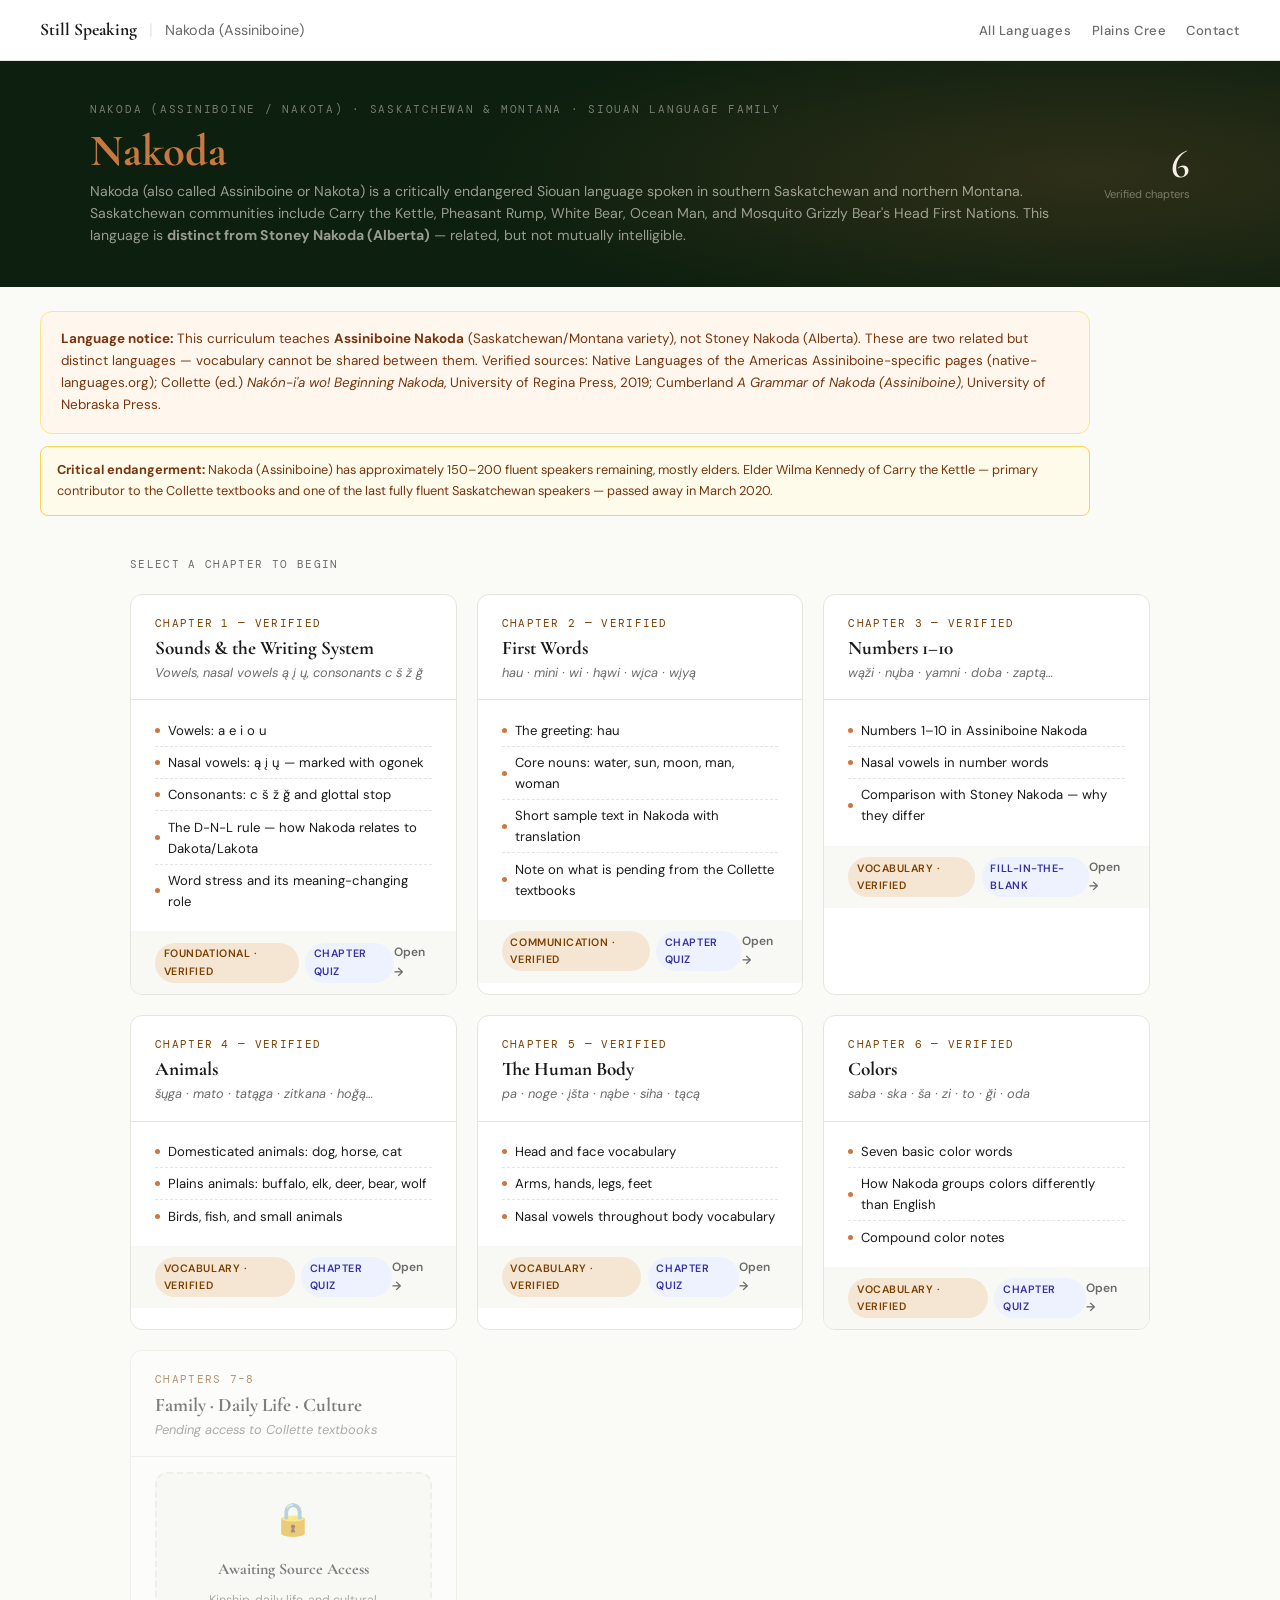
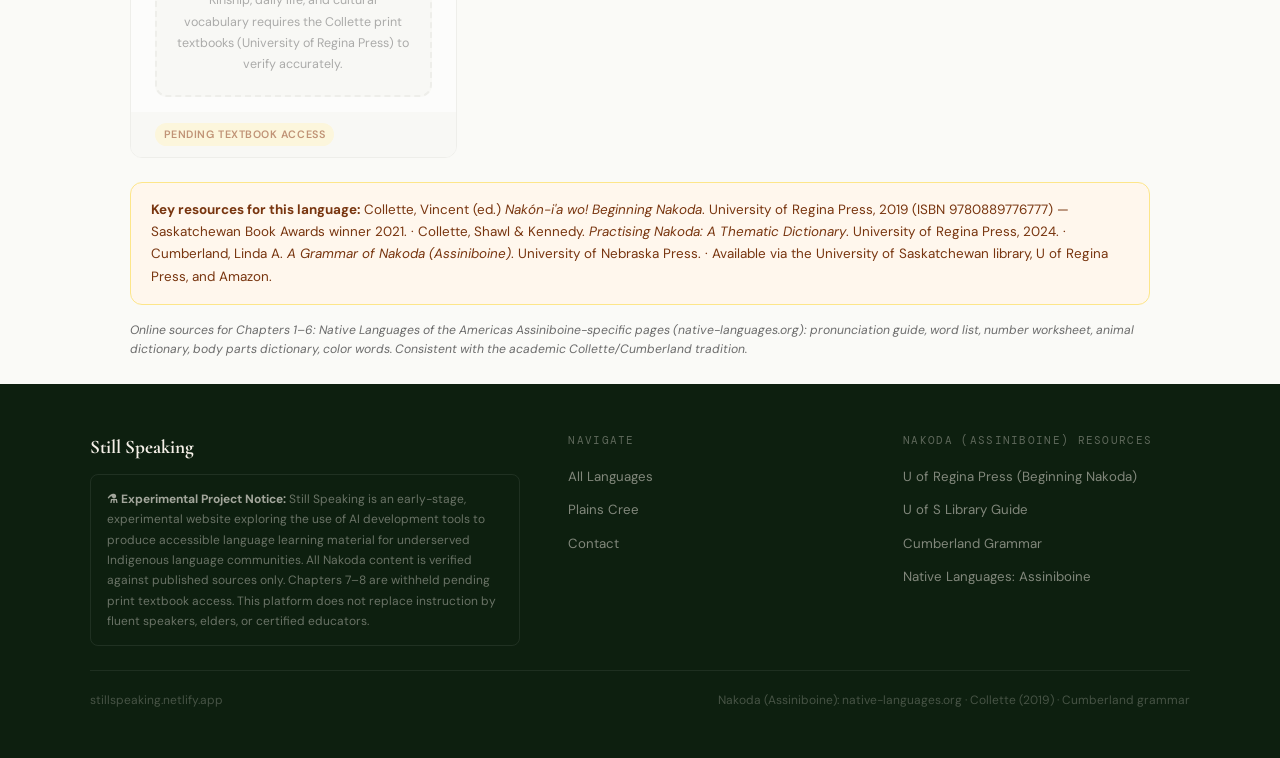
<file: nakoda.html>
<!DOCTYPE html>
<html lang="en">
<head>
<meta charset="UTF-8">
<meta name="viewport" content="width=device-width, initial-scale=1.0">
<title>Nakoda (Assiniboine) — Still Speaking</title>
<link rel="stylesheet" href="style.css">
</head>
<body>

<nav class="app-nav">
  <a href="index.html" class="app-nav-logo">Still Speaking</a>
  <span class="app-nav-sep">|</span>
  <span class="app-nav-title" id="nav-breadcrumb">Nakoda (Assiniboine)</span>
  <div class="app-nav-links">
    <a href="index.html">All Languages</a>
    <a href="cree.html">Plains Cree</a>
    <a href="contact.html">Contact</a>
  </div>
</nav>

<div class="lang-banner nakoda-banner">
  <div class="lang-banner-inner">
    <div>
      <div class="lang-banner-tag">Nakoda (Assiniboine / Nakota) · Saskatchewan &amp; Montana · Siouan language family</div>
      <div class="lang-banner-name nakoda">Nakoda</div>
      <div class="lang-banner-sub">Nakoda (also called Assiniboine or Nakota) is a critically endangered Siouan language spoken in southern Saskatchewan and northern Montana. Saskatchewan communities include Carry the Kettle, Pheasant Rump, White Bear, Ocean Man, and Mosquito Grizzly Bear's Head First Nations. This language is <strong>distinct from Stoney Nakoda (Alberta)</strong> — related, but not mutually intelligible.</div>
    </div>
    <div class="lang-banner-stats">
      <div class="lbs-num">6</div>
      <div class="lbs-label">Verified chapters</div>
    </div>
  </div>
</div>

<div class="info-callout" style="margin:1.5rem 2.5rem 0;max-width:1050px;">
  <strong>Language notice:</strong> This curriculum teaches <strong>Assiniboine Nakoda</strong> (Saskatchewan/Montana variety), not Stoney Nakoda (Alberta). These are two related but distinct languages — vocabulary cannot be shared between them. Verified sources: Native Languages of the Americas Assiniboine-specific pages (native-languages.org); Collette (ed.) <em>Nakón-i'a wo! Beginning Nakoda</em>, University of Regina Press, 2019; Cumberland <em>A Grammar of Nakoda (Assiniboine)</em>, University of Nebraska Press.
</div>
<div class="limitation-note" style="margin:0.75rem 2.5rem 0;max-width:1050px;">
  <strong>Critical endangerment:</strong> Nakoda (Assiniboine) has approximately 150–200 fluent speakers remaining, mostly elders. Elder Wilma Kennedy of Carry the Kettle — primary contributor to the Collette textbooks and one of the last fully fluent Saskatchewan speakers — passed away in March 2020.
</div>

<div id="view-chapters">
  <div class="chapters-wrap">
    <div class="chapters-label">Select a chapter to begin</div>
    <div class="chapters-grid">

      <div class="ch-card nakoda-card" onclick="openChapter(0)">
        <div class="ch-card-top">
          <div class="ch-num nakoda">Chapter 1 — Verified</div>
          <div class="ch-title">Sounds &amp; the Writing System</div>
          <div class="ch-sub">Vowels, nasal vowels ą į ų, consonants c š ž ğ</div>
        </div>
        <div class="ch-card-mid">
          <ul class="ch-lesson-list">
            <li class="ch-lesson-item"><span class="ch-dot nakoda"></span>Vowels: a e i o u</li>
            <li class="ch-lesson-item"><span class="ch-dot nakoda"></span>Nasal vowels: ą į ų — marked with ogonek</li>
            <li class="ch-lesson-item"><span class="ch-dot nakoda"></span>Consonants: c š ž ğ and glottal stop</li>
            <li class="ch-lesson-item"><span class="ch-dot nakoda"></span>The D-N-L rule — how Nakoda relates to Dakota/Lakota</li>
            <li class="ch-lesson-item"><span class="ch-dot nakoda"></span>Word stress and its meaning-changing role</li>
          </ul>
        </div>
        <div class="ch-card-bot">
          <div style="display:flex;gap:0.4rem;"><span class="ch-tag nakoda">Foundational · Verified</span><span class="ch-tag assess">Chapter Quiz</span></div>
          <span class="ch-open-btn nakoda">Open →</span>
        </div>
      </div>

      <div class="ch-card nakoda-card" onclick="openChapter(1)">
        <div class="ch-card-top">
          <div class="ch-num nakoda">Chapter 2 — Verified</div>
          <div class="ch-title">First Words</div>
          <div class="ch-sub">hau · mini · wi · hąwi · wįca · wįyą</div>
        </div>
        <div class="ch-card-mid">
          <ul class="ch-lesson-list">
            <li class="ch-lesson-item"><span class="ch-dot nakoda"></span>The greeting: hau</li>
            <li class="ch-lesson-item"><span class="ch-dot nakoda"></span>Core nouns: water, sun, moon, man, woman</li>
            <li class="ch-lesson-item"><span class="ch-dot nakoda"></span>Short sample text in Nakoda with translation</li>
            <li class="ch-lesson-item"><span class="ch-dot nakoda"></span>Note on what is pending from the Collette textbooks</li>
          </ul>
        </div>
        <div class="ch-card-bot">
          <div style="display:flex;gap:0.4rem;"><span class="ch-tag nakoda">Communication · Verified</span><span class="ch-tag assess">Chapter Quiz</span></div>
          <span class="ch-open-btn nakoda">Open →</span>
        </div>
      </div>

      <div class="ch-card nakoda-card" onclick="openChapter(2)">
        <div class="ch-card-top">
          <div class="ch-num nakoda">Chapter 3 — Verified</div>
          <div class="ch-title">Numbers 1–10</div>
          <div class="ch-sub">wąži · nųba · yamni · doba · zaptą…</div>
        </div>
        <div class="ch-card-mid">
          <ul class="ch-lesson-list">
            <li class="ch-lesson-item"><span class="ch-dot nakoda"></span>Numbers 1–10 in Assiniboine Nakoda</li>
            <li class="ch-lesson-item"><span class="ch-dot nakoda"></span>Nasal vowels in number words</li>
            <li class="ch-lesson-item"><span class="ch-dot nakoda"></span>Comparison with Stoney Nakoda — why they differ</li>
          </ul>
        </div>
        <div class="ch-card-bot">
          <div style="display:flex;gap:0.4rem;"><span class="ch-tag nakoda">Vocabulary · Verified</span><span class="ch-tag assess">Fill-in-the-blank</span></div>
          <span class="ch-open-btn nakoda">Open →</span>
        </div>
      </div>

      <div class="ch-card nakoda-card" onclick="openChapter(3)">
        <div class="ch-card-top">
          <div class="ch-num nakoda">Chapter 4 — Verified</div>
          <div class="ch-title">Animals</div>
          <div class="ch-sub">šųga · mato · tatąga · zitkana · hoğą…</div>
        </div>
        <div class="ch-card-mid">
          <ul class="ch-lesson-list">
            <li class="ch-lesson-item"><span class="ch-dot nakoda"></span>Domesticated animals: dog, horse, cat</li>
            <li class="ch-lesson-item"><span class="ch-dot nakoda"></span>Plains animals: buffalo, elk, deer, bear, wolf</li>
            <li class="ch-lesson-item"><span class="ch-dot nakoda"></span>Birds, fish, and small animals</li>
          </ul>
        </div>
        <div class="ch-card-bot">
          <div style="display:flex;gap:0.4rem;"><span class="ch-tag nakoda">Vocabulary · Verified</span><span class="ch-tag assess">Chapter Quiz</span></div>
          <span class="ch-open-btn nakoda">Open →</span>
        </div>
      </div>

      <div class="ch-card nakoda-card" onclick="openChapter(4)">
        <div class="ch-card-top">
          <div class="ch-num nakoda">Chapter 5 — Verified</div>
          <div class="ch-title">The Human Body</div>
          <div class="ch-sub">pa · noge · įšta · nąbe · siha · tącą</div>
        </div>
        <div class="ch-card-mid">
          <ul class="ch-lesson-list">
            <li class="ch-lesson-item"><span class="ch-dot nakoda"></span>Head and face vocabulary</li>
            <li class="ch-lesson-item"><span class="ch-dot nakoda"></span>Arms, hands, legs, feet</li>
            <li class="ch-lesson-item"><span class="ch-dot nakoda"></span>Nasal vowels throughout body vocabulary</li>
          </ul>
        </div>
        <div class="ch-card-bot">
          <div style="display:flex;gap:0.4rem;"><span class="ch-tag nakoda">Vocabulary · Verified</span><span class="ch-tag assess">Chapter Quiz</span></div>
          <span class="ch-open-btn nakoda">Open →</span>
        </div>
      </div>

      <div class="ch-card nakoda-card" onclick="openChapter(5)">
        <div class="ch-card-top">
          <div class="ch-num nakoda">Chapter 6 — Verified</div>
          <div class="ch-title">Colors</div>
          <div class="ch-sub">saba · ska · ša · zi · to · ği · oda</div>
        </div>
        <div class="ch-card-mid">
          <ul class="ch-lesson-list">
            <li class="ch-lesson-item"><span class="ch-dot nakoda"></span>Seven basic color words</li>
            <li class="ch-lesson-item"><span class="ch-dot nakoda"></span>How Nakoda groups colors differently than English</li>
            <li class="ch-lesson-item"><span class="ch-dot nakoda"></span>Compound color notes</li>
          </ul>
        </div>
        <div class="ch-card-bot">
          <div style="display:flex;gap:0.4rem;"><span class="ch-tag nakoda">Vocabulary · Verified</span><span class="ch-tag assess">Chapter Quiz</span></div>
          <span class="ch-open-btn nakoda">Open →</span>
        </div>
      </div>

      <div class="ch-card locked">
        <div class="ch-card-top">
          <div class="ch-num nakoda">Chapters 7–8</div>
          <div class="ch-title">Family · Daily Life · Culture</div>
          <div class="ch-sub">Pending access to Collette textbooks</div>
        </div>
        <div class="ch-card-mid">
          <div class="pending-box" style="padding:1.25rem;margin:0;">
            <div class="pending-box-icon">🔒</div>
            <div class="pending-box-title" style="font-size:1rem;">Awaiting Source Access</div>
            <div class="pending-box-text" style="font-size:0.78rem;">Kinship, daily life, and cultural vocabulary requires the Collette print textbooks (University of Regina Press) to verify accurately.</div>
          </div>
        </div>
        <div class="ch-card-bot"><span class="ch-tag pending">Pending Textbook Access</span></div>
      </div>

    </div>

    <div class="info-callout" style="margin-top:1.5rem;">
      <strong>Key resources for this language:</strong>
      Collette, Vincent (ed.) <em>Nakón-i'a wo! Beginning Nakoda</em>. University of Regina Press, 2019 (ISBN 9780889776777) — Saskatchewan Book Awards winner 2021. ·
      Collette, Shawl &amp; Kennedy. <em>Practising Nakoda: A Thematic Dictionary</em>. University of Regina Press, 2024. ·
      Cumberland, Linda A. <em>A Grammar of Nakoda (Assiniboine)</em>. University of Nebraska Press. ·
      Available via the University of Saskatchewan library, U of Regina Press, and Amazon.
    </div>
    <p class="source-note">Online sources for Chapters 1–6: Native Languages of the Americas Assiniboine-specific pages (native-languages.org): pronunciation guide, word list, number worksheet, animal dictionary, body parts dictionary, color words. Consistent with the academic Collette/Cumberland tradition.</p>
  </div>
</div>


<div id="view-lesson" style="display:none;">
  <div style="background:var(--nakoda-pale);border-bottom:1px solid var(--line);padding:0.75rem 2.5rem;display:flex;align-items:center;gap:1rem;">
    <button onclick="closeChapter()" style="background:none;border:1.5px solid var(--nakoda-dark);color:var(--nakoda-dark);padding:0.4rem 1rem;border-radius:6px;font-family:'DM Sans',sans-serif;font-size:0.83rem;font-weight:600;cursor:pointer;">← All Chapters</button>
    <span id="lesson-breadcrumb" style="font-size:0.85rem;color:var(--nakoda-dark);font-weight:500;"></span>
  </div>

  <div class="lesson-wrap">

    <div class="lesson-panel" id="ch-0">
      <div class="ch-page-header nakoda">
        <div class="ch-page-label nakoda">Nakoda (Assiniboine) · Chapter 1 — Verified</div>
        <h1 class="ch-page-title">Sounds &amp; the Writing System</h1>
        <div class="ch-page-sub">Vowels, nasal vowels, consonants — Assiniboine orthography</div>
      </div>
      <div class="objectives-box"><h4>Learning Objectives</h4><ul>
        <li>Recognise all vowels in the Assiniboine orthography, including nasal vowels</li>
        <li>Identify key consonants: c, š, ž, ğ, and the glottal stop</li>
        <li>Understand the D-N-L rule and how Nakoda relates to Dakota and Lakota</li>
        <li>Understand why word stress matters in Nakoda</li>
      </ul></div>

      <div class="info-callout"><strong>Source:</strong> Orthography from the Native Languages of the Americas Assiniboine pronunciation guide (native-languages.org/assiniboine_guide.htm), consistent with Cumberland's grammar and the Collette textbooks. Note: the Collette book titles show ų and į — these are the same characters used here.</div>

      <div class="lesson-section-title">Vowels</div>
      <div class="grammar-note nakoda"><div class="gn-label nakoda">Regular Vowels</div>
        <p>Assiniboine Nakoda has five regular vowels. They are pronounced closer to their Spanish equivalents than English ones.</p>
      </div>
      <div class="vocab-grid">
        <div class="vocab-card"><div class="vc-native nakoda">a</div><div class="vc-english">like "a" in father</div></div>
        <div class="vocab-card"><div class="vc-native nakoda">e</div><div class="vc-english">like "a" in gate (Spanish e)</div></div>
        <div class="vocab-card"><div class="vc-native nakoda">i</div><div class="vc-english">like "i" in police</div></div>
        <div class="vocab-card"><div class="vc-native nakoda">o</div><div class="vc-english">like "o" in note</div></div>
        <div class="vocab-card"><div class="vc-native nakoda">u</div><div class="vc-english">like "u" in flute</div></div>
      </div>

      <div class="lesson-section-title">Nasal Vowels — A Key Feature of Nakoda</div>
      <div class="grammar-note nakoda"><div class="gn-label nakoda">What is a nasal vowel?</div>
        <p>Nasal vowels are pronounced with air flowing through both the mouth and the nose simultaneously. They do not exist in English but are familiar from French — the vowels in <em>bon</em> and <em>Jean</em> are nasal. In Nakoda, nasal vowels are written with an ogonek, a small tail beneath the letter: <strong>ą, į, ų</strong>. These change word meaning — they are not optional decoration.</p>
      </div>
      <div class="vocab-grid">
        <div class="vocab-card"><div class="vc-native nakoda">ą</div><div class="vc-english">nasal a — like French "an"</div></div>
        <div class="vocab-card"><div class="vc-native nakoda">į</div><div class="vc-english">nasal i — like French "in"</div></div>
        <div class="vocab-card"><div class="vc-native nakoda">ų</div><div class="vc-english">nasal u — like French "un"</div></div>
      </div>

      <div class="lesson-section-title">Key Consonants</div>
      <table class="data-table">
        <thead><tr><th>Symbol</th><th>Pronunciation</th><th>Example</th></tr></thead>
        <tbody>
          <tr><td class="nt-nat nakoda">c</td><td>like "ch"</td><td>as in chair</td></tr>
          <tr><td class="nt-nat nakoda">c'</td><td>"ch" with a glottal catch after it</td><td>ejective — no English equivalent</td></tr>
          <tr><td class="nt-nat nakoda">š</td><td>like "sh"</td><td>as in show</td></tr>
          <tr><td class="nt-nat nakoda">ž</td><td>like French "j"</td><td>like end of English garage</td></tr>
          <tr><td class="nt-nat nakoda">ğ</td><td>guttural g</td><td>like Spanish g in saguaro</td></tr>
          <tr><td class="nt-nat nakoda">'</td><td>glottal stop</td><td>the pause in uh-oh</td></tr>
          <tr><td class="nt-nat nakoda">k'</td><td>"k" with a glottal catch</td><td>ejective — no English equivalent</td></tr>
          <tr><td class="nt-nat nakoda">p'</td><td>"p" with a glottal catch</td><td>ejective — no English equivalent</td></tr>
        </tbody>
      </table>

      <div class="lesson-section-title">The D-N-L Rule</div>
      <div class="grammar-note nakoda"><div class="gn-label nakoda">Nakoda's place in the Dakotan language family</div>
        <p>The Dakotan language family has a regular sound shift: where Dakota uses "d" and Lakota uses "l," Nakoda uses "n." This is why the people call themselves <strong>Nakoda</strong> (not Dakoda or Lakoda). This pattern runs through vocabulary: for example, the word for "ally/friend" is <em>Dakota</em>, <em>Lakota</em>, and <em>Nakoda</em> in each language respectively. Knowing this rule helps learners recognise relationships between cognate words across the three languages.</p>
      </div>

      <div class="lesson-section-title">Word Stress</div>
      <div class="grammar-note nakoda"><div class="gn-label nakoda">Stress changes meaning</div>
        <p>Word stress is significant in Nakoda. The word <em>eya</em> with stress on the second syllable means "say," while the same word stressed on the first syllable means "take." Native speakers rarely mark stress in writing, just as English speakers don't. Linguists sometimes use an acute accent mark (e.g. <em>eyá</em>) to show the stressed syllable.</p>
      </div>

      <div class="lesson-section-title">How Nakoda Grammar Works — an overview</div>
      <div class="grammar-note nakoda"><div class="gn-label nakoda">SOV word order</div>
        <p>Nakoda follows Subject-Object-Verb (SOV) word order as its base structure — the opposite of English (SVO). In Nakoda, "the man saw the dog" would follow the pattern "the man the dog saw." This is the default order for out-of-context sentences, though elements can move for emphasis or focus.</p>
      </div>
      <div class="grammar-note nakoda"><div class="gn-label nakoda">Agglutinative structure</div>
        <p>Nakoda is agglutinative — meaning it builds complex meanings by attaching multiple prefixes and suffixes to root words. A single Nakoda verb can carry information about who is doing the action, to whom, when, and how — all packed into one word. This is very different from English, which uses separate words for each of these ideas.</p>
      </div>
      <div class="grammar-note nakoda"><div class="gn-label nakoda">No articles, no case, no tense marking</div>
        <p>Three things English learners must unlearn when approaching Nakoda: there are no definite or indefinite articles (no "the" or "a"), there is no nominal case system (no different word forms for subject vs object), and there is no grammatical tense marking on verbs in the way English has past/present/future. Instead, Nakoda uses a verbal enclitic to produce a future/non-future distinction. Time is typically expressed through time words and context.</p>
        <p>Source: Wikipedia, Assiniboine language article; Cumberland, Linda A. <em>A Grammar of Nakoda (Assiniboine)</em>, University of Nebraska Press.</p>
      </div>

      <div class="assessment-section">
        <div class="assess-title">Chapter 1 Assessment</div>
        <div class="assess-intro">Sounds and orthography of Assiniboine Nakoda.</div>
        <div class="assess-part">Part A — Multiple Choice</div>
        <div class="q-block">
          <div class="q-text">1. Nasal vowels in Assiniboine Nakoda are written with:</div>
          <ul class="opts">
            <li><button class="opt-btn" onclick="checkMC(this,false,'f-n1-1')">A macron — bar above (ā)</button></li>
            <li><button class="opt-btn" onclick="checkMC(this,false,'f-n1-1')">A tilde (ã)</button></li>
            <li><button class="opt-btn" onclick="checkMC(this,true,'f-n1-1')">An ogonek — tail below (ą, į, ų)</button></li>
            <li><button class="opt-btn" onclick="checkMC(this,false,'f-n1-1')">Doubling the vowel</button></li>
          </ul><div class="fb" id="f-n1-1"></div>
        </div>
        <div class="q-block">
          <div class="q-text">2. The letter "c" in Assiniboine Nakoda is pronounced like:</div>
          <ul class="opts">
            <li><button class="opt-btn" onclick="checkMC(this,false,'f-n1-2')">The "c" in "cat"</button></li>
            <li><button class="opt-btn" onclick="checkMC(this,true,'f-n1-2')">The "ch" in "chair"</button></li>
            <li><button class="opt-btn" onclick="checkMC(this,false,'f-n1-2')">The "s" in "sun"</button></li>
          </ul><div class="fb" id="f-n1-2"></div>
        </div>
        <div class="q-block">
          <div class="q-text">3. The D-N-L rule describes:</div>
          <ul class="opts">
            <li><button class="opt-btn" onclick="checkMC(this,false,'f-n1-3')">Three dialects that are fully mutually intelligible</button></li>
            <li><button class="opt-btn" onclick="checkMC(this,true,'f-n1-3')">A regular sound shift across Dakotan languages — d/l/n replace each other in cognate words</button></li>
            <li><button class="opt-btn" onclick="checkMC(this,false,'f-n1-3')">Three different writing systems for the same language</button></li>
          </ul><div class="fb" id="f-n1-3"></div>
        </div>
        <div class="q-block">
          <div class="q-text">4. The symbol "š" in Nakoda represents:</div>
          <ul class="opts">
            <li><button class="opt-btn" onclick="checkMC(this,false,'f-n1-4')">A hard "s" as in "sun"</button></li>
            <li><button class="opt-btn" onclick="checkMC(this,true,'f-n1-4')">The "sh" sound as in "show"</button></li>
            <li><button class="opt-btn" onclick="checkMC(this,false,'f-n1-4')">A "z" sound</button></li>
          </ul><div class="fb" id="f-n1-4"></div>
        </div>
        <div class="assess-part">Part B — Short Answer</div>
        <div class="q-block">
          <div class="q-text">5. Explain in your own words what a nasal vowel is, and give the three nasal vowel symbols used in Nakoda.</div>
          <textarea class="ans-textarea" placeholder="A nasal vowel... The three symbols are: ą, į, ų..."></textarea>
        </div>
      </div>
      <p class="source-note">Source: Native Languages of the Americas, Assiniboine Pronunciation and Spelling Guide (native-languages.org/assiniboine_guide.htm); consistent with Cumberland, Linda A. <em>A Grammar of Nakoda (Assiniboine)</em>, University of Nebraska Press.</p>
    </div>

    <div class="lesson-panel" id="ch-1">
      <div class="ch-page-header nakoda">
        <div class="ch-page-label nakoda">Nakoda (Assiniboine) · Chapter 2 — Verified</div>
        <h1 class="ch-page-title">First Words</h1>
        <div class="ch-page-sub">hau · mini · wi · hąwi · wįca · wįyą</div>
      </div>
      <div class="objectives-box"><h4>Learning Objectives</h4><ul>
        <li>Use the confirmed Assiniboine greeting: hau</li>
        <li>Recognise six verified core Nakoda nouns</li>
        <li>Read a short Assiniboine text with English translation</li>
        <li>Understand what additional greetings require to be verified</li>
      </ul></div>

      <div class="limitation-note">⚠ <strong>Scope note:</strong> Only one greeting — <em>hau</em> — and five basic nouns have been verified from accessible online sources. Additional greetings (thank you, goodbye, how are you) exist in the Collette textbooks but cannot be confirmed without those print sources. They will be added when access is obtained.</div>

      <div class="lesson-section-title">The Greeting</div>
      <div class="vocab-grid" style="max-width:280px;">
        <div class="vocab-card"><div class="vc-native nakoda">hau</div><div class="vc-english">Hello (general greeting)</div><div class="vc-pron">sounds like "how"</div></div>
      </div>
      <div class="grammar-note nakoda"><div class="gn-label nakoda">About "hau"</div>
        <p><strong>hau</strong> is the confirmed general greeting in Assiniboine Nakoda, shared across many Plains peoples and confirmed from multiple sources. It is pronounced like the English word "how."</p>
      </div>

      <div class="lesson-section-title">Core Verified Nouns</div>
      <div class="vocab-grid">
        <div class="vocab-card"><div class="vc-native nakoda">mini</div><div class="vc-english">water</div><div class="vc-pron">mi-ni</div></div>
        <div class="vocab-card"><div class="vc-native nakoda">wi</div><div class="vc-english">sun</div><div class="vc-pron">wee</div></div>
        <div class="vocab-card"><div class="vc-native nakoda">hąwi</div><div class="vc-english">moon</div><div class="vc-pron">haan-wee</div></div>
        <div class="vocab-card"><div class="vc-native nakoda">wįca</div><div class="vc-english">man</div><div class="vc-pron">wiin-cha</div></div>
        <div class="vocab-card"><div class="vc-native nakoda">wįyą</div><div class="vc-english">woman</div><div class="vc-pron">wiin-yaan</div></div>
      </div>

      <div class="grammar-note nakoda"><div class="gn-label nakoda">Nasal vowels in these words</div>
        <p><strong>wįca</strong> (man) and <strong>wįyą</strong> (woman) both begin with <em>wį-</em> — that nasal "i" is part of the root. <strong>hąwi</strong> (moon) begins with a nasal "a." These must be pronounced correctly, with nasal resonance.</p>
      </div>

      <div class="lesson-section-title">Sample Text</div>
      <div class="dialogue-box">
        <div class="dialogue-label">Assiniboine text excerpt — source: native-languages.org/assiniboine.htm</div>
        <div class="dl"><div class="dl-spk nakoda" style="width:2.5rem;font-size:0.7rem;">text</div><div><div class="dl-native">Into gan tiwichoda tibi.</div><div class="dl-english">There was a poor family living there.</div></div></div>
        <div class="dl"><div class="dl-spk nakoda" style="width:2.5rem;font-size:0.7rem;">text</div><div><div class="dl-native">Chunwintku num wikoshkebi hunshta.</div><div class="dl-english">They had two daughters.</div></div></div>
        <p style="font-size:0.78rem;color:var(--muted);margin-top:0.75rem;">Note: this text uses an older orthography — "num" here is an older spelling of nųba (2). This illustrates why standardised orthography matters for learners.</p>
      </div>

      <div class="info-callout"><strong>For fuller conversation phrases:</strong> Collette (ed.) <em>Nakón-i'a wo! Beginning Nakoda</em>, University of Regina Press, 2019 (ISBN 9780889776777) — available via the University of Saskatchewan library and U of Regina Press.</div>

      <div class="assessment-section">
        <div class="assess-title">Chapter 2 Assessment</div>
        <div class="assess-part">Part A — Multiple Choice</div>
        <div class="q-block">
          <div class="q-text">1. What is the Assiniboine Nakoda word for "hello"?</div>
          <ul class="opts">
            <li><button class="opt-btn" onclick="checkMC(this,true,'f-n2-1')">hau</button></li>
            <li><button class="opt-btn" onclick="checkMC(this,false,'f-n2-1')">mini</button></li>
            <li><button class="opt-btn" onclick="checkMC(this,false,'f-n2-1')">hąwi</button></li>
          </ul><div class="fb" id="f-n2-1"></div>
        </div>
        <div class="q-block">
          <div class="q-text">2. What does "hąwi" mean?</div>
          <ul class="opts">
            <li><button class="opt-btn" onclick="checkMC(this,false,'f-n2-2')">sun</button></li>
            <li><button class="opt-btn" onclick="checkMC(this,false,'f-n2-2')">water</button></li>
            <li><button class="opt-btn" onclick="checkMC(this,true,'f-n2-2')">moon</button></li>
            <li><button class="opt-btn" onclick="checkMC(this,false,'f-n2-2')">man</button></li>
          </ul><div class="fb" id="f-n2-2"></div>
        </div>
        <div class="q-block">
          <div class="q-text">3. What does "wįyą" mean?</div>
          <ul class="opts">
            <li><button class="opt-btn" onclick="checkMC(this,false,'f-n2-3')">man</button></li>
            <li><button class="opt-btn" onclick="checkMC(this,true,'f-n2-3')">woman</button></li>
            <li><button class="opt-btn" onclick="checkMC(this,false,'f-n2-3')">water</button></li>
          </ul><div class="fb" id="f-n2-3"></div>
        </div>
        <div class="assess-part">Part B — Fill in the Blank</div>
        <div class="q-block">
          <div class="q-text">4. The Nakoda word for water is _____.</div>
          <input class="ans-input" type="text" id="i-n2-4" placeholder="mini">
          <button class="check-btn" onclick="checkFill('i-n2-4','mini','f-n2-4')">Check</button>
          <div class="fb" id="f-n2-4"></div>
        </div>
        <div class="q-block">
          <div class="q-text">5. The Nakoda word for sun is _____.</div>
          <input class="ans-input" type="text" id="i-n2-5" placeholder="wi">
          <button class="check-btn" onclick="checkFill('i-n2-5','wi','f-n2-5')">Check</button>
          <div class="fb" id="f-n2-5"></div>
        </div>
      </div>
      <p class="source-note">Sources: native-languages.org/assiniboine_words.htm; native-languages.org/assiniboine.htm (text sample); greeting confirmed via native-languages.org/assiniboine_kids.htm.</p>
    </div>

    <div class="lesson-panel" id="ch-2">
      <div class="ch-page-header nakoda">
        <div class="ch-page-label nakoda">Nakoda (Assiniboine) · Chapter 3 — Verified</div>
        <h1 class="ch-page-title">Numbers 1–10</h1>
        <div class="ch-page-sub">wąži · nųba · yamni · doba · zaptą · šakpe · iyušna · šaknoğą · napcuwąga · wikcemna</div>
      </div>
      <div class="objectives-box"><h4>Learning Objectives</h4><ul>
        <li>Count from 1 to 10 in Assiniboine Nakoda</li>
        <li>Recognise nasal vowels throughout the number words</li>
        <li>Understand why Assiniboine numbers differ from Stoney Nakoda numbers</li>
      </ul></div>

      <div class="info-callout"><strong>Source:</strong> Verified against native-languages.org/numbers/assiniboine_numbers.htm (Assiniboine-specific, not Stoney) and cross-checked with the word list at native-languages.org/assiniboine_words.htm.</div>

      <div class="lesson-section-title">Numbers 1–10</div>
      <div class="vocab-grid">
        <div class="vocab-card"><div class="vc-native nakoda">wąži</div><div class="vc-english">1</div><div class="vc-pron">waan-zhi</div></div>
        <div class="vocab-card"><div class="vc-native nakoda">nųba</div><div class="vc-english">2</div><div class="vc-pron">nuum-ba</div></div>
        <div class="vocab-card"><div class="vc-native nakoda">yamni</div><div class="vc-english">3</div><div class="vc-pron">yam-ni</div></div>
        <div class="vocab-card"><div class="vc-native nakoda">doba</div><div class="vc-english">4</div><div class="vc-pron">do-ba</div></div>
        <div class="vocab-card"><div class="vc-native nakoda">zaptą</div><div class="vc-english">5</div><div class="vc-pron">zap-taan</div></div>
        <div class="vocab-card"><div class="vc-native nakoda">šakpe</div><div class="vc-english">6</div><div class="vc-pron">shak-pe</div></div>
        <div class="vocab-card"><div class="vc-native nakoda">iyušna</div><div class="vc-english">7</div><div class="vc-pron">i-yush-na</div></div>
        <div class="vocab-card"><div class="vc-native nakoda">šaknoğą</div><div class="vc-english">8</div><div class="vc-pron">shak-no-gaan</div></div>
        <div class="vocab-card"><div class="vc-native nakoda">napcuwąga</div><div class="vc-english">9</div><div class="vc-pron">nap-chu-waan-ga</div></div>
        <div class="vocab-card"><div class="vc-native nakoda">wikcemna</div><div class="vc-english">10</div><div class="vc-pron">wik-kem-na</div></div>
      </div>

      <div class="grammar-note nakoda"><div class="gn-label nakoda">Nasal vowels in numbers</div>
        <p>Several numbers contain nasal vowels: wąži (1) has ą, nųba (2) has ų, zaptą (5) has ą, šaknoğą (8) has ą, napcuwąga (9) has ą. Pronouncing these with nasal resonance is part of saying the numbers correctly.</p>
      </div>

      <div class="lesson-section-title">Assiniboine vs Stoney — Why They Differ</div>
      <table class="data-table">
        <thead><tr><th>#</th><th>Assiniboine (Saskatchewan)</th><th>Stoney (Alberta)</th></tr></thead>
        <tbody>
          <tr><td>1</td><td class="nt-nat nakoda">wąži</td><td class="nt-note">wãzhi — similar</td></tr>
          <tr><td>2</td><td class="nt-nat nakoda">nųba</td><td class="nt-note">núba — same root, different vowel nasality</td></tr>
          <tr><td>4</td><td class="nt-nat nakoda">doba</td><td class="nt-note">Tóba — same root, d→t shift</td></tr>
          <tr><td>7</td><td class="nt-nat nakoda">iyušna</td><td class="nt-note">Shakówi — completely different word</td></tr>
          <tr><td>8</td><td class="nt-nat nakoda">šaknoğą</td><td class="nt-note">Shakónuba — related but distinct form</td></tr>
        </tbody>
      </table>

      <div class="assessment-section">
        <div class="assess-title">Chapter 3 Assessment</div>
        <div class="assess-part">Part A — Multiple Choice</div>
        <div class="q-block">
          <div class="q-text">1. What is the Assiniboine Nakoda word for 5?</div>
          <ul class="opts">
            <li><button class="opt-btn" onclick="checkMC(this,false,'f-n3-1')">doba</button></li>
            <li><button class="opt-btn" onclick="checkMC(this,false,'f-n3-1')">šakpe</button></li>
            <li><button class="opt-btn" onclick="checkMC(this,true,'f-n3-1')">zaptą</button></li>
            <li><button class="opt-btn" onclick="checkMC(this,false,'f-n3-1')">yamni</button></li>
          </ul><div class="fb" id="f-n3-1"></div>
        </div>
        <div class="q-block">
          <div class="q-text">2. What is the Assiniboine Nakoda word for 10?</div>
          <ul class="opts">
            <li><button class="opt-btn" onclick="checkMC(this,false,'f-n3-2')">napcuwąga</button></li>
            <li><button class="opt-btn" onclick="checkMC(this,true,'f-n3-2')">wikcemna</button></li>
            <li><button class="opt-btn" onclick="checkMC(this,false,'f-n3-2')">iyušna</button></li>
          </ul><div class="fb" id="f-n3-2"></div>
        </div>
        <div class="assess-part">Part B — Fill in the Blank</div>
        <div class="q-block">
          <div class="q-text">3. The number 1 in Assiniboine Nakoda is _____.</div>
          <input class="ans-input" type="text" id="i-n3-3" placeholder="wąži">
          <button class="check-btn" onclick="checkFill('i-n3-3','wąži','f-n3-3')">Check</button>
          <div class="fb" id="f-n3-3"></div>
        </div>
        <div class="q-block">
          <div class="q-text">4. The number 3 in Assiniboine Nakoda is _____.</div>
          <input class="ans-input" type="text" id="i-n3-4" placeholder="yamni">
          <button class="check-btn" onclick="checkFill('i-n3-4','yamni','f-n3-4')">Check</button>
          <div class="fb" id="f-n3-4"></div>
        </div>
        <div class="q-block">
          <div class="q-text">5. The number 7 in Assiniboine Nakoda is _____.</div>
          <input class="ans-input" type="text" id="i-n3-5" placeholder="iyušna">
          <button class="check-btn" onclick="checkFill('i-n3-5','iyušna','f-n3-5')">Check</button>
          <div class="fb" id="f-n3-5"></div>
        </div>
      </div>
      <p class="source-note">Source: native-languages.org/numbers/assiniboine_numbers.htm; native-languages.org/assiniboine_words.htm.</p>
    </div>

    <div class="lesson-panel" id="ch-3">
      <div class="ch-page-header nakoda">
        <div class="ch-page-label nakoda">Nakoda (Assiniboine) · Chapter 4 — Verified</div>
        <h1 class="ch-page-title">Animals</h1>
        <div class="ch-page-sub">šųga · mato · tatąga · šųktogeja · zitkana · hoğą</div>
      </div>
      <div class="objectives-box"><h4>Learning Objectives</h4><ul>
        <li>Name common domesticated and wild animals in Assiniboine Nakoda</li>
        <li>Understand the cultural significance of tatąga (buffalo)</li>
        <li>Identify nasal vowels in animal vocabulary</li>
      </ul></div>

      <div class="info-callout"><strong>Source:</strong> All vocabulary verified against native-languages.org/assiniboine_animals.htm (Assiniboine-specific picture dictionary).</div>

      <div class="lesson-section-title">Domesticated &amp; Common Animals</div>
      <div class="vocab-grid">
        <div class="vocab-card"><div class="vc-native nakoda">šųga</div><div class="vc-english">dog</div><div class="vc-pron">shoon-ga</div></div>
        <div class="vocab-card"><div class="vc-native nakoda">šųgatąga</div><div class="vc-english">horse</div><div class="vc-pron">shoon-ga-taan-ga</div></div>
        <div class="vocab-card"><div class="vc-native nakoda">įkmutąga</div><div class="vc-english">cat</div><div class="vc-pron">ink-mu-taan-ga</div></div>
      </div>

      <div class="grammar-note nakoda"><div class="gn-label nakoda">Horse — šųgatąga ("big dog")</div>
        <p>The Nakoda word for horse combines <em>šųga</em> (dog) with a suffix meaning large — "big dog." Horses arrived later than dogs, and many Plains languages named them this way. The word contains two nasal vowels: ų and ą.</p>
      </div>

      <div class="lesson-section-title">Plains &amp; Wild Animals</div>
      <div class="vocab-grid">
        <div class="vocab-card"><div class="vc-native nakoda">tatąga</div><div class="vc-english">buffalo (male)</div><div class="vc-pron">ta-taan-ga</div></div>
        <div class="vocab-card"><div class="vc-native nakoda">pte</div><div class="vc-english">buffalo / cow (female)</div><div class="vc-pron">pte</div></div>
        <div class="vocab-card"><div class="vc-native nakoda">eaka</div><div class="vc-english">elk</div><div class="vc-pron">e-a-ka</div></div>
        <div class="vocab-card"><div class="vc-native nakoda">ųpą</div><div class="vc-english">deer</div><div class="vc-pron">oon-paan</div></div>
        <div class="vocab-card"><div class="vc-native nakoda">mato</div><div class="vc-english">bear</div><div class="vc-pron">ma-to</div></div>
        <div class="vocab-card"><div class="vc-native nakoda">šųktogeja</div><div class="vc-english">wolf</div><div class="vc-pron">shoon-kto-ge-zha</div></div>
        <div class="vocab-card"><div class="vc-native nakoda">šųkšana</div><div class="vc-english">fox</div><div class="vc-pron">shoon-ksha-na</div></div>
        <div class="vocab-card"><div class="vc-native nakoda">caba</div><div class="vc-english">beaver</div><div class="vc-pron">cha-ba</div></div>
        <div class="vocab-card"><div class="vc-native nakoda">pahį</div><div class="vc-english">porcupine</div><div class="vc-pron">pa-hiin</div></div>
        <div class="vocab-card"><div class="vc-native nakoda">maštija</div><div class="vc-english">rabbit</div><div class="vc-pron">mash-ti-zha</div></div>
      </div>

      <div class="lesson-section-title">Birds &amp; Water Creatures</div>
      <div class="vocab-grid">
        <div class="vocab-card"><div class="vc-native nakoda">zitkana</div><div class="vc-english">bird (generic)</div><div class="vc-pron">zit-ka-na</div></div>
        <div class="vocab-card"><div class="vc-native nakoda">anųkasą</div><div class="vc-english">duck</div><div class="vc-pron">a-nuum-ka-saan</div></div>
        <div class="vocab-card"><div class="vc-native nakoda">mağa</div><div class="vc-english">goose</div><div class="vc-pron">ma-ga</div></div>
        <div class="vocab-card"><div class="vc-native nakoda">hįhą</div><div class="vc-english">owl</div><div class="vc-pron">hiin-haan</div></div>
        <div class="vocab-card"><div class="vc-native nakoda">hoğą</div><div class="vc-english">fish</div><div class="vc-pron">ho-gaan</div></div>
        <div class="vocab-card"><div class="vc-native nakoda">paktaša</div><div class="vc-english">turtle</div><div class="vc-pron">pak-ta-sha</div></div>
        <div class="vocab-card"><div class="vc-native nakoda">snohena</div><div class="vc-english">snake</div><div class="vc-pron">sno-he-na</div></div>
        <div class="vocab-card"><div class="vc-native nakoda">tųmąğa</div><div class="vc-english">frog</div><div class="vc-pron">tuum-aan-ga</div></div>
      </div>

      <div class="assessment-section">
        <div class="assess-title">Chapter 4 Assessment</div>
        <div class="assess-part">Part A — Multiple Choice</div>
        <div class="q-block">
          <div class="q-text">1. What does "šųga" mean?</div>
          <ul class="opts">
            <li><button class="opt-btn" onclick="checkMC(this,false,'f-n4-1')">horse</button></li>
            <li><button class="opt-btn" onclick="checkMC(this,true,'f-n4-1')">dog</button></li>
            <li><button class="opt-btn" onclick="checkMC(this,false,'f-n4-1')">wolf</button></li>
            <li><button class="opt-btn" onclick="checkMC(this,false,'f-n4-1')">bear</button></li>
          </ul><div class="fb" id="f-n4-1"></div>
        </div>
        <div class="q-block">
          <div class="q-text">2. What does "tatąga" mean?</div>
          <ul class="opts">
            <li><button class="opt-btn" onclick="checkMC(this,false,'f-n4-2')">deer</button></li>
            <li><button class="opt-btn" onclick="checkMC(this,false,'f-n4-2')">wolf</button></li>
            <li><button class="opt-btn" onclick="checkMC(this,true,'f-n4-2')">buffalo (male)</button></li>
            <li><button class="opt-btn" onclick="checkMC(this,false,'f-n4-2')">elk</button></li>
          </ul><div class="fb" id="f-n4-2"></div>
        </div>
        <div class="q-block">
          <div class="q-text">3. "šųgatąga" (horse) literally means:</div>
          <ul class="opts">
            <li><button class="opt-btn" onclick="checkMC(this,false,'f-n4-3')">fast animal</button></li>
            <li><button class="opt-btn" onclick="checkMC(this,true,'f-n4-3')">big dog</button></li>
            <li><button class="opt-btn" onclick="checkMC(this,false,'f-n4-3')">spirit creature</button></li>
          </ul><div class="fb" id="f-n4-3"></div>
        </div>
        <div class="assess-part">Part B — Fill in the Blank</div>
        <div class="q-block">
          <div class="q-text">4. The Nakoda word for bear is _____.</div>
          <input class="ans-input" type="text" id="i-n4-4" placeholder="mato">
          <button class="check-btn" onclick="checkFill('i-n4-4','mato','f-n4-4')">Check</button>
          <div class="fb" id="f-n4-4"></div>
        </div>
        <div class="q-block">
          <div class="q-text">5. The Nakoda word for fish is _____.</div>
          <input class="ans-input" type="text" id="i-n4-5" placeholder="hoğą">
          <button class="check-btn" onclick="checkFill('i-n4-5','hoğą','f-n4-5')">Check</button>
          <div class="fb" id="f-n4-5"></div>
        </div>
      </div>
      <p class="source-note">Source: native-languages.org/assiniboine_animals.htm.</p>
    </div>

    <div class="lesson-panel" id="ch-4">
      <div class="ch-page-header nakoda">
        <div class="ch-page-label nakoda">Nakoda (Assiniboine) · Chapter 5 — Verified</div>
        <h1 class="ch-page-title">The Human Body</h1>
        <div class="ch-page-sub">pa · noge · įšta · nąbe · siha · tącą</div>
      </div>
      <div class="objectives-box"><h4>Learning Objectives</h4><ul>
        <li>Name parts of the head and face in Assiniboine Nakoda</li>
        <li>Name limbs and major body parts</li>
        <li>Identify nasal vowels in body vocabulary</li>
      </ul></div>

      <div class="info-callout"><strong>Source:</strong> All vocabulary verified against native-languages.org/assiniboine_body.htm.</div>

      <div class="lesson-section-title">Head &amp; Face</div>
      <div class="vocab-grid">
        <div class="vocab-card"><div class="vc-native nakoda">pa</div><div class="vc-english">head</div><div class="vc-pron">pa</div></div>
        <div class="vocab-card"><div class="vc-native nakoda">paha</div><div class="vc-english">hair</div><div class="vc-pron">pa-ha</div></div>
        <div class="vocab-card"><div class="vc-native nakoda">tapų</div><div class="vc-english">forehead</div><div class="vc-pron">ta-puun</div></div>
        <div class="vocab-card"><div class="vc-native nakoda">įšta</div><div class="vc-english">eye</div><div class="vc-pron">iin-shta</div></div>
        <div class="vocab-card"><div class="vc-native nakoda">noge</div><div class="vc-english">ear</div><div class="vc-pron">no-ge</div></div>
        <div class="vocab-card"><div class="vc-native nakoda">poğe</div><div class="vc-english">nose</div><div class="vc-pron">po-ge</div></div>
        <div class="vocab-card"><div class="vc-native nakoda">įku</div><div class="vc-english">chin</div><div class="vc-pron">iin-ku</div></div>
        <div class="vocab-card"><div class="vc-native nakoda">i</div><div class="vc-english">mouth</div><div class="vc-pron">i</div></div>
      </div>

      <div class="lesson-section-title">Body, Arms &amp; Legs</div>
      <div class="vocab-grid">
        <div class="vocab-card"><div class="vc-native nakoda">tącą</div><div class="vc-english">body</div><div class="vc-pron">taan-chaan</div></div>
        <div class="vocab-card"><div class="vc-native nakoda">isto</div><div class="vc-english">arm</div><div class="vc-pron">is-to</div></div>
        <div class="vocab-card"><div class="vc-native nakoda">nąbe</div><div class="vc-english">hand</div><div class="vc-pron">naan-be</div></div>
        <div class="vocab-card"><div class="vc-native nakoda">nąpsihu</div><div class="vc-english">finger</div><div class="vc-pron">naan-psi-hu</div></div>
        <div class="vocab-card"><div class="vc-native nakoda">hu</div><div class="vc-english">leg</div><div class="vc-pron">hu</div></div>
        <div class="vocab-card"><div class="vc-native nakoda">siha</div><div class="vc-english">foot</div><div class="vc-pron">si-ha</div></div>
        <div class="vocab-card"><div class="vc-native nakoda">niğe</div><div class="vc-english">stomach</div><div class="vc-pron">ni-ge</div></div>
        <div class="vocab-card"><div class="vc-native nakoda">cąkahu</div><div class="vc-english">back (of body)</div><div class="vc-pron">chaan-ka-hu</div></div>
      </div>

      <div class="grammar-note nakoda"><div class="gn-label nakoda">Nasal vowels in body words</div>
        <p>Notice nasal vowels throughout: tącą (body) has ą twice; nąbe (hand) has ą; tapų (forehead) has ų; nąpsihu (finger) has ą; cąkahu (back) has ą. Body part vocabulary is an excellent place to practise nasal vowel recognition and pronunciation.</p>
      </div>

      <div class="assessment-section">
        <div class="assess-title">Chapter 5 Assessment</div>
        <div class="assess-part">Part A — Multiple Choice</div>
        <div class="q-block">
          <div class="q-text">1. What does "noge" mean?</div>
          <ul class="opts">
            <li><button class="opt-btn" onclick="checkMC(this,false,'f-n5-1')">eye</button></li>
            <li><button class="opt-btn" onclick="checkMC(this,true,'f-n5-1')">ear</button></li>
            <li><button class="opt-btn" onclick="checkMC(this,false,'f-n5-1')">nose</button></li>
            <li><button class="opt-btn" onclick="checkMC(this,false,'f-n5-1')">mouth</button></li>
          </ul><div class="fb" id="f-n5-1"></div>
        </div>
        <div class="q-block">
          <div class="q-text">2. What does "siha" mean?</div>
          <ul class="opts">
            <li><button class="opt-btn" onclick="checkMC(this,false,'f-n5-2')">hand</button></li>
            <li><button class="opt-btn" onclick="checkMC(this,false,'f-n5-2')">leg</button></li>
            <li><button class="opt-btn" onclick="checkMC(this,true,'f-n5-2')">foot</button></li>
            <li><button class="opt-btn" onclick="checkMC(this,false,'f-n5-2')">arm</button></li>
          </ul><div class="fb" id="f-n5-2"></div>
        </div>
        <div class="assess-part">Part B — Fill in the Blank</div>
        <div class="q-block">
          <div class="q-text">3. The Nakoda word for "eye" is _____.</div>
          <input class="ans-input" type="text" id="i-n5-3" placeholder="įšta">
          <button class="check-btn" onclick="checkFill('i-n5-3','įšta','f-n5-3')">Check</button>
          <div class="fb" id="f-n5-3"></div>
        </div>
        <div class="q-block">
          <div class="q-text">4. The Nakoda word for "hand" is _____.</div>
          <input class="ans-input" type="text" id="i-n5-4" placeholder="nąbe">
          <button class="check-btn" onclick="checkFill('i-n5-4','nąbe','f-n5-4')">Check</button>
          <div class="fb" id="f-n5-4"></div>
        </div>
        <div class="q-block">
          <div class="q-text">5. The Nakoda word for "head" is _____.</div>
          <input class="ans-input" type="text" id="i-n5-5" placeholder="pa">
          <button class="check-btn" onclick="checkFill('i-n5-5','pa','f-n5-5')">Check</button>
          <div class="fb" id="f-n5-5"></div>
        </div>
        <div class="assess-part">Part C — Reflection</div>
        <div class="q-block">
          <div class="q-text">6. List three body part words from this chapter that contain nasal vowels (ą, į, or ų) and identify where the nasal vowel appears in each word.</div>
          <textarea class="ans-textarea" placeholder="1. tącą — ą appears in first and last syllable&#10;2. nąbe — ą in first syllable&#10;3. ..."></textarea>
        </div>
      </div>
      <p class="source-note">Source: native-languages.org/assiniboine_body.htm.</p>
    </div>

    <!-- CHAPTER 6: COLORS -->
    <div class="lesson-panel" id="ch-5">
      <div class="ch-page-header nakoda">
        <div class="ch-page-label nakoda">Nakoda (Assiniboine) · Chapter 6 — Verified</div>
        <h1 class="ch-page-title">Colors</h1>
        <div class="ch-page-sub">saba · ska · ša · zi · to · ği · oda</div>
      </div>
      <div class="objectives-box"><h4>Learning Objectives</h4><ul>
        <li>Name the seven basic color words in Assiniboine Nakoda</li>
        <li>Understand how Nakoda groups colors differently than English</li>
        <li>Recognise compound color forms</li>
        <li>Connect color vocabulary to previously learned nouns</li>
      </ul></div>

      <div class="info-callout"><strong>Source:</strong> All color words verified against the Native Languages of the Americas Assiniboine Color Words page (native-languages.org/assiniboine_colors.htm). Nine color words appear on the source page; seven are listed as simple forms. Two (zisaba and toša) appear to be compound forms — their exact meanings are noted as uncertain below.</div>

      <div class="lesson-section-title">The Seven Basic Colors</div>
      <div class="vocab-grid">
        <div class="vocab-card"><div class="vc-native nakoda">ska</div><div class="vc-english">white</div><div class="vc-pron">ska</div></div>
        <div class="vocab-card"><div class="vc-native nakoda">saba</div><div class="vc-english">black</div><div class="vc-pron">sa-ba</div></div>
        <div class="vocab-card"><div class="vc-native nakoda">ša</div><div class="vc-english">red</div><div class="vc-pron">sha</div></div>
        <div class="vocab-card"><div class="vc-native nakoda">zi</div><div class="vc-english">yellow</div><div class="vc-pron">zi</div></div>
        <div class="vocab-card"><div class="vc-native nakoda">to</div><div class="vc-english">blue / green</div><div class="vc-pron">to</div></div>
        <div class="vocab-card"><div class="vc-native nakoda">ği</div><div class="vc-english">brown</div><div class="vc-pron">gi</div></div>
        <div class="vocab-card"><div class="vc-native nakoda">oda</div><div class="vc-english">grey</div><div class="vc-pron">o-da</div></div>
      </div>

      <div class="grammar-note nakoda"><div class="gn-label nakoda">How Nakoda groups colors</div>
        <p>Like Plains Cree, Nakoda uses a single word — <strong>to</strong> — to cover both blue and green. These are not considered separate color categories the way they are in English. This reflects a different way of organizing the visual spectrum, and is common across many languages worldwide. Neither system is more correct — they simply draw the boundaries differently.</p>
      </div>

      <div class="lesson-section-title">Compound Color Forms</div>
      <div class="limitation-note">⚠ <strong>Limitation note:</strong> The source page lists two additional forms — <strong>zisaba</strong> and <strong>toša</strong> — without English glosses or visual reference. Based on their components (zi = yellow, saba = black; to = blue/green, ša = red), these are likely compound colors such as "dark yellow / orange" and "purple / blue-red." However, without the Collette textbook to confirm, these meanings are not presented as verified. They are noted here only so learners are aware they exist.</div>

      <div class="lesson-section-title">Connecting Colors to Nouns You Know</div>
      <div class="dialogue-box">
        <div class="dialogue-label">Color + noun combinations — for practice</div>
        <div class="dl"><div class="dl-spk nakoda" style="font-size:0.75rem;width:3rem;">note</div><div><div class="dl-native">wi ska</div><div class="dl-english">white sun (wi = sun, ska = white)</div></div></div>
        <div class="dl"><div class="dl-spk nakoda" style="font-size:0.75rem;width:3rem;">note</div><div><div class="dl-native">mini to</div><div class="dl-english">blue/green water (mini = water, to = blue/green)</div></div></div>
        <div class="dl"><div class="dl-spk nakoda" style="font-size:0.75rem;width:3rem;">note</div><div><div class="dl-native">mato saba</div><div class="dl-english">black bear (mato = bear, saba = black)</div></div></div>
        <div class="dl"><div class="dl-spk nakoda" style="font-size:0.75rem;width:3rem;">note</div><div><div class="dl-native">šųga ska</div><div class="dl-english">white dog (šųga = dog, ska = white)</div></div></div>
        <p style="font-size:0.78rem;color:var(--muted);margin-top:0.75rem;"><strong>Note:</strong> These combinations are for vocabulary practice. The exact word order and agreement rules for color + noun phrases in full Nakoda sentences require the Collette grammar resources to confirm precisely.</p>
      </div>

      <div class="assessment-section">
        <div class="assess-title">Chapter 6 Assessment</div>
        <div class="assess-intro">Colors in Assiniboine Nakoda.</div>
        <div class="assess-part">Part A — Multiple Choice</div>
        <div class="q-block">
          <div class="q-text">1. What does "saba" mean?</div>
          <ul class="opts">
            <li><button class="opt-btn" onclick="checkMC(this,false,'f-n6-1')">white</button></li>
            <li><button class="opt-btn" onclick="checkMC(this,true,'f-n6-1')">black</button></li>
            <li><button class="opt-btn" onclick="checkMC(this,false,'f-n6-1')">red</button></li>
            <li><button class="opt-btn" onclick="checkMC(this,false,'f-n6-1')">grey</button></li>
          </ul><div class="fb" id="f-n6-1"></div>
        </div>
        <div class="q-block">
          <div class="q-text">2. The Nakoda word "to" covers which two English colors?</div>
          <ul class="opts">
            <li><button class="opt-btn" onclick="checkMC(this,false,'f-n6-2')">red and orange</button></li>
            <li><button class="opt-btn" onclick="checkMC(this,false,'f-n6-2')">black and grey</button></li>
            <li><button class="opt-btn" onclick="checkMC(this,true,'f-n6-2')">blue and green</button></li>
            <li><button class="opt-btn" onclick="checkMC(this,false,'f-n6-2')">yellow and brown</button></li>
          </ul><div class="fb" id="f-n6-2"></div>
        </div>
        <div class="q-block">
          <div class="q-text">3. What does "ša" mean?</div>
          <ul class="opts">
            <li><button class="opt-btn" onclick="checkMC(this,false,'f-n6-3')">yellow</button></li>
            <li><button class="opt-btn" onclick="checkMC(this,false,'f-n6-3')">brown</button></li>
            <li><button class="opt-btn" onclick="checkMC(this,true,'f-n6-3')">red</button></li>
            <li><button class="opt-btn" onclick="checkMC(this,false,'f-n6-3')">white</button></li>
          </ul><div class="fb" id="f-n6-3"></div>
        </div>
        <div class="assess-part">Part B — Fill in the Blank</div>
        <div class="q-block">
          <div class="q-text">4. The Nakoda word for "white" is _____.</div>
          <input class="ans-input" type="text" id="i-n6-4" placeholder="ska">
          <button class="check-btn" onclick="checkFill('i-n6-4','ska','f-n6-4')">Check</button>
          <div class="fb" id="f-n6-4"></div>
        </div>
        <div class="q-block">
          <div class="q-text">5. The Nakoda word for "yellow" is _____.</div>
          <input class="ans-input" type="text" id="i-n6-5" placeholder="zi">
          <button class="check-btn" onclick="checkFill('i-n6-5','zi','f-n6-5')">Check</button>
          <div class="fb" id="f-n6-5"></div>
        </div>
        <div class="assess-part">Part C — Reflection</div>
        <div class="q-block">
          <div class="q-text">6. Nakoda uses one word — "to" — for both blue and green. Plains Cree similarly uses "sîpihko-" for blue, green, and grey. What does this tell us about how different languages can organize color perception differently?</div>
          <textarea class="ans-textarea" placeholder="Languages divide the color spectrum differently..."></textarea>
        </div>
      </div>
      <p class="source-note">Source: Native Languages of the Americas, Assiniboine Color Words page (native-languages.org/assiniboine_colors.htm). Compound forms zisaba and toša noted but not fully verified without print textbook access.</p>
    </div>

  </div>
</div>

<footer class="site-footer">
  <div class="footer-inner">
    <div>
      <div class="footer-logo">Still Speaking</div>
      <div class="footer-disclaimer">
        <strong>⚗ Experimental Project Notice:</strong> Still Speaking is an early-stage, experimental website exploring the use of AI development tools to produce accessible language learning material for underserved Indigenous language communities. All Nakoda content is verified against published sources only. Chapters 7–8 are withheld pending print textbook access. This platform does not replace instruction by fluent speakers, elders, or certified educators.
      </div>
    </div>
    <div>
      <div class="footer-col-title">Navigate</div>
      <ul class="footer-links">
        <li><a href="index.html">All Languages</a></li>
        <li><a href="cree.html">Plains Cree</a></li>
        <li><a href="contact.html">Contact</a></li>
      </ul>
    </div>
    <div>
      <div class="footer-col-title">Nakoda (Assiniboine) Resources</div>
      <ul class="footer-links">
        <li><a href="https://www.uregina.ca/press/" target="_blank">U of Regina Press (Beginning Nakoda)</a></li>
        <li><a href="https://libguides.usask.ca/indigenous-languages/nakota-nakoda" target="_blank">U of S Library Guide</a></li>
        <li><a href="https://www.nebraskapress.unl.edu/nebraska/9781496242839/" target="_blank">Cumberland Grammar</a></li>
        <li><a href="http://www.native-languages.org/assiniboine.htm" target="_blank">Native Languages: Assiniboine</a></li>
      </ul>
    </div>
  </div>
  <div class="footer-bottom">
    <span>stillspeaking.netlify.app</span>
    <span>Nakoda (Assiniboine): native-languages.org · Collette (2019) · Cumberland grammar</span>
  </div>
</footer>

<script>
function openChapter(idx) {
  document.getElementById('view-chapters').style.display = 'none';
  document.getElementById('view-lesson').style.display = 'block';
  document.querySelectorAll('.lesson-panel').forEach(function(p) { p.style.display = 'none'; });
  var panel = document.getElementById('ch-' + idx);
  if (panel) panel.style.display = 'block';
  var titles = ['Sounds & the Writing System','First Words','Numbers 1-10','Animals','The Human Body','Colors'];
  document.getElementById('lesson-breadcrumb').textContent = 'Chapter ' + (idx+1) + ' — ' + (titles[idx] || '');
  document.getElementById('nav-breadcrumb').textContent = 'Nakoda — Chapter ' + (idx+1);
  window.scrollTo(0,0); document.body.scrollTop = 0; document.documentElement.scrollTop = 0;
}
function closeChapter() {
  document.getElementById('view-lesson').style.display = 'none';
  document.getElementById('view-chapters').style.display = 'block';
  document.getElementById('nav-breadcrumb').textContent = 'Nakoda (Assiniboine)';
  window.scrollTo(0,0); document.body.scrollTop = 0; document.documentElement.scrollTop = 0;
}
function checkMC(btn, correct, fbId) {
  var block = btn.closest('.q-block');
  block.querySelectorAll('.opt-btn').forEach(function(b) { b.disabled = true; });
  btn.classList.add(correct ? 'correct' : 'wrong');
  var fb = document.getElementById(fbId);
  fb.textContent = correct ? 'Correct!' : 'Not quite — review the lesson above.';
  fb.className = 'fb ' + (correct ? 'ok' : 'no');
}
function checkFill(inputId, answer, fbId) {
  var val = document.getElementById(inputId).value.trim();
  var fb = document.getElementById(fbId);
  var norm = function(s) { return s.toLowerCase().replace(/[ąįųšžğāîōê]/g, function(c) { return {a:'a',i:'i',u:'u',s:'s',z:'z',g:'g',o:'o',e:'e'}[{ą:'a',į:'i',ų:'u',š:'s',ž:'z',ğ:'g',ā:'a',ō:'o',ê:'e',î:'i'}[c]] || c; }); };
  if (norm(val) === norm(answer)) {
    fb.textContent = 'Correct!'; fb.className = 'fb ok';
  } else {
    fb.textContent = 'Expected: ' + answer; fb.className = 'fb no';
  }
}
</script>
</body>
</html>
</file>
<file: style.css>
/* ═══════════════════════════════════════════
   STILL SPEAKING — shared stylesheet
   stillspeaking.netlify.app
═══════════════════════════════════════════ */
@import url('https://fonts.googleapis.com/css2?family=Cormorant+Garamond:ital,wght@0,400;0,600;0,700;1,400;1,700&family=DM+Sans:wght@300;400;500;600&family=DM+Mono:wght@400;500&display=swap');

:root {
  --forest:        #0D1F0F;
  --forest-mid:    #162A18;
  --forest-light:  #1E3A20;
  --gold:          #C9933A;
  --gold-light:    #E2B96A;
  --cream:         #F5F0E8;
  --cree:          #52B788;
  --cree-dark:     #2D6A4F;
  --cree-pale:     #D8F3DC;
  --nakoda:        #C87941;
  --nakoda-dark:   #7B3F00;
  --nakoda-pale:   #F5E6D3;
  --ink:           #1A1A1A;
  --muted:         #6B6B6B;
  --line:          #E5E5E0;
  --bg:            #FAFAF7;
  --white:         #FFFFFF;
  --r:             12px;
  --assess-bg:     #EEF2FF;
  --assess-color:  #3730A3;
}

*, *::before, *::after { box-sizing: border-box; margin: 0; padding: 0; }
html { scroll-behavior: smooth; }
body {
  font-family: 'DM Sans', sans-serif;
  background: var(--bg);
  color: var(--ink);
  line-height: 1.6;
  overflow-x: hidden;
}

/* ── NAV ── */
.app-nav {
  position: sticky; top: 0; z-index: 100;
  background: var(--white);
  border-bottom: 1px solid var(--line);
  padding: 1rem 2.5rem;
  display: flex; align-items: center; gap: 0.75rem;
}
.app-nav-logo {
  font-family: 'Cormorant Garamond', serif;
  font-size: 1.1rem; font-weight: 700;
  color: var(--ink); text-decoration: none;
}
.app-nav-sep { color: var(--line); }
.app-nav-title { font-size: 0.9rem; color: var(--muted); }
.app-nav-links { margin-left: auto; display: flex; gap: 1.25rem; }
.app-nav-links a {
  font-size: 0.82rem; font-weight: 500;
  color: var(--muted); text-decoration: none;
  letter-spacing: 0.04em; transition: color 0.2s;
}
.app-nav-links a:hover { color: var(--ink); }

/* ── LANGUAGE HEADER BANNER ── */
.lang-banner {
  background: var(--forest);
  padding: 2.5rem 3rem;
  color: var(--cream);
  position: relative; overflow: hidden;
}
.lang-banner::before {
  content: ''; position: absolute; inset: 0; pointer-events: none;
}
.lang-banner.cree-banner::before {
  background: radial-gradient(ellipse 70% 100% at 85% 50%, rgba(82,183,136,0.18) 0%, transparent 70%);
}
.lang-banner.nakoda-banner::before {
  background: radial-gradient(ellipse 70% 100% at 85% 50%, rgba(200,121,65,0.18) 0%, transparent 70%);
}
.lang-banner-inner {
  max-width: 1100px; margin: 0 auto;
  display: grid; grid-template-columns: 1fr auto;
  gap: 2rem; align-items: center; position: relative; z-index: 1;
}
.lang-banner-tag {
  font-family: 'DM Mono', monospace;
  font-size: 0.68rem; letter-spacing: 0.16em; text-transform: uppercase;
  color: rgba(245,240,232,0.45); margin-bottom: 0.5rem;
}
.lang-banner-name {
  font-family: 'Cormorant Garamond', serif;
  font-size: 2.8rem; font-weight: 700; line-height: 1.1; margin-bottom: 0.35rem;
}
.lang-banner-name.cree  { color: var(--cree); }
.lang-banner-name.nakoda { color: var(--nakoda); }
.lang-banner-sub { font-size: 0.88rem; color: rgba(245,240,232,0.6); line-height: 1.55; }
.lang-banner-stats { text-align: right; }
.lbs-num {
  font-family: 'Cormorant Garamond', serif;
  font-size: 2.5rem; font-weight: 600; color: var(--cream); line-height: 1;
}
.lbs-label { font-size: 0.7rem; color: rgba(245,240,232,0.4); margin-top: 0.15rem; }

/* ── CHAPTER GRID ── */
.chapters-wrap { max-width: 1100px; margin: 0 auto; padding: 2.5rem 2.5rem 1.5rem; }
.chapters-label {
  font-family: 'DM Mono', monospace;
  font-size: 0.7rem; letter-spacing: 0.12em; text-transform: uppercase;
  color: var(--muted); margin-bottom: 1.25rem;
}
.chapters-grid {
  display: grid;
  grid-template-columns: repeat(auto-fill, minmax(300px, 1fr));
  gap: 1.25rem;
}

/* ── CHAPTER CARD ── */
.ch-card {
  background: var(--white);
  border: 1.5px solid var(--line);
  border-radius: var(--r);
  overflow: hidden; cursor: pointer;
  transition: transform 0.2s, box-shadow 0.2s, border-color 0.2s;
  text-decoration: none; color: inherit; display: block;
}
.ch-card:hover { transform: translateY(-3px); box-shadow: 0 10px 30px rgba(0,0,0,0.08); }
.ch-card.cree-card:hover  { border-color: var(--cree); }
.ch-card.nakoda-card:hover { border-color: var(--nakoda); }
.ch-card.locked { cursor: default; opacity: 0.55; }
.ch-card.locked:hover { transform: none; box-shadow: none; border-color: var(--line); }
.ch-card-top { padding: 1.25rem 1.5rem 1rem; border-bottom: 1px solid var(--line); }
.ch-num {
  font-family: 'DM Mono', monospace;
  font-size: 0.68rem; letter-spacing: 0.12em; text-transform: uppercase; margin-bottom: 0.3rem;
}
.ch-num.cree   { color: var(--cree-dark); }
.ch-num.nakoda { color: var(--nakoda-dark); }
.ch-title {
  font-family: 'Cormorant Garamond', serif;
  font-size: 1.2rem; font-weight: 700; color: var(--ink);
  margin-bottom: 0.2rem; line-height: 1.2;
}
.ch-sub { font-size: 0.8rem; color: var(--muted); font-style: italic; }
.ch-card-mid { padding: 0.9rem 1.5rem; }
.ch-lesson-list { list-style: none; }
.ch-lesson-item {
  display: flex; align-items: center; gap: 0.5rem;
  padding: 0.32rem 0; font-size: 0.82rem;
  border-bottom: 1px dashed var(--line);
}
.ch-lesson-item:last-child { border-bottom: none; }
.ch-dot { width: 5px; height: 5px; border-radius: 50%; flex-shrink: 0; }
.ch-dot.cree   { background: var(--cree); }
.ch-dot.nakoda { background: var(--nakoda); }
.ch-card-bot {
  padding: 0.7rem 1.5rem; background: #F8F8F5;
  display: flex; justify-content: space-between; align-items: center;
}
.ch-tag {
  font-size: 0.67rem; font-weight: 600;
  padding: 0.18rem 0.55rem; border-radius: 999px;
  text-transform: uppercase; letter-spacing: 0.05em;
}
.ch-tag.cree   { background: var(--cree-pale); color: var(--cree-dark); }
.ch-tag.nakoda { background: var(--nakoda-pale); color: var(--nakoda-dark); }
.ch-tag.assess { background: var(--assess-bg); color: var(--assess-color); }
.ch-tag.pending { background: #FEF3C7; color: #92400E; }
.ch-open-btn { font-size: 0.75rem; font-weight: 600; color: var(--muted); }

/* ── LESSON PAGE ── */
.lesson-wrap { max-width: 860px; margin: 0 auto; padding: 2rem 2rem 5rem; }

/* shown/hidden chapter panels */
.lesson-panel { display: none; }
.lesson-panel.active { display: block; }

.ch-page-header { border-bottom: 2px solid; padding-bottom: 1.5rem; margin-bottom: 2rem; }
.ch-page-header.cree   { border-color: var(--cree); }
.ch-page-header.nakoda { border-color: var(--nakoda); }
.ch-page-label {
  font-family: 'DM Mono', monospace;
  font-size: 0.68rem; letter-spacing: 0.14em; text-transform: uppercase; margin-bottom: 0.4rem;
}
.ch-page-label.cree   { color: var(--cree-dark); }
.ch-page-label.nakoda { color: var(--nakoda-dark); }
.ch-page-title {
  font-family: 'Cormorant Garamond', serif;
  font-size: 2.3rem; font-weight: 700; color: var(--ink);
  line-height: 1.15; margin-bottom: 0.3rem;
}
.ch-page-sub { font-size: 0.9rem; color: var(--muted); font-style: italic; }

/* objectives */
.objectives-box {
  background: var(--forest); color: var(--cream);
  border-radius: var(--r); padding: 1.5rem 1.75rem; margin-bottom: 2rem;
}
.objectives-box h4 {
  font-family: 'DM Mono', monospace;
  font-size: 0.7rem; letter-spacing: 0.12em; text-transform: uppercase;
  color: rgba(245,240,232,0.5); margin-bottom: 0.75rem;
}
.objectives-box ul { list-style: none; }
.objectives-box li {
  padding: 0.3rem 0; font-size: 0.87rem;
  color: rgba(245,240,232,0.85);
  display: flex; gap: 0.6rem; align-items: flex-start;
}
.objectives-box li::before { content: '→'; color: var(--gold); flex-shrink: 0; }

.lesson-section-title {
  font-family: 'Cormorant Garamond', serif;
  font-size: 1.35rem; font-weight: 700; color: var(--ink);
  margin: 2rem 0 1rem; padding-bottom: 0.4rem;
  border-bottom: 1px solid var(--line);
}

/* vocab grid */
.vocab-grid {
  display: grid;
  grid-template-columns: repeat(auto-fill, minmax(150px, 1fr));
  gap: 0.85rem; margin-bottom: 1.5rem;
}
.vocab-card {
  background: var(--white); border: 1px solid var(--line);
  border-radius: 10px; padding: 0.9rem 1rem; text-align: center;
  transition: transform 0.15s, box-shadow 0.15s;
}
.vocab-card:hover { transform: scale(1.03); box-shadow: 0 4px 14px rgba(0,0,0,0.07); }
.vc-native {
  font-family: 'Cormorant Garamond', serif;
  font-size: 1.15rem; font-weight: 700; margin-bottom: 0.12rem;
}
.vc-native.cree   { color: var(--cree-dark); }
.vc-native.nakoda { color: var(--nakoda-dark); }
.vc-english { font-size: 0.78rem; color: var(--muted); }
.vc-pron { font-family: 'DM Mono', monospace; font-size: 0.67rem; color: #999; margin-top: 0.18rem; }

/* grammar notes */
.grammar-note { border-left: 4px solid; padding: 1rem 1.25rem; border-radius: 0 8px 8px 0; margin: 1.25rem 0; background: #F9F9F7; }
.grammar-note.cree   { border-left-color: var(--cree); }
.grammar-note.nakoda { border-left-color: var(--nakoda); }
.gn-label {
  font-family: 'DM Mono', monospace;
  font-size: 0.67rem; letter-spacing: 0.1em; text-transform: uppercase; margin-bottom: 0.35rem;
}
.gn-label.cree   { color: var(--cree-dark); }
.gn-label.nakoda { color: var(--nakoda-dark); }
.grammar-note p { font-size: 0.88rem; line-height: 1.7; color: var(--ink); }
.grammar-note p + p { margin-top: 0.5rem; }

/* dialogue */
.dialogue-box {
  background: var(--bg); border: 1px solid var(--line);
  border-radius: var(--r); padding: 1.5rem; margin: 1.5rem 0;
}
.dialogue-label {
  font-family: 'DM Mono', monospace;
  font-size: 0.67rem; letter-spacing: 0.1em; text-transform: uppercase;
  color: var(--muted); margin-bottom: 1rem;
}
.dl { display: grid; grid-template-columns: 2rem 1fr; gap: 0.75rem; margin-bottom: 0.8rem; }
.dl-spk { font-family: 'DM Mono', monospace; font-size: 0.72rem; font-weight: 500; padding-top: 0.05rem; }
.dl-spk.cree   { color: var(--cree-dark); }
.dl-spk.nakoda { color: var(--nakoda-dark); }
.dl-native  { font-weight: 600; font-size: 0.9rem; margin-bottom: 0.12rem; }
.dl-english { color: var(--muted); font-size: 0.82rem; font-style: italic; }

/* tables */
.data-table { width: 100%; border-collapse: collapse; font-size: 0.87rem; margin: 1rem 0; }
.data-table th {
  text-align: left; padding: 0.55rem 1rem;
  font-family: 'DM Mono', monospace; font-size: 0.67rem;
  letter-spacing: 0.08em; text-transform: uppercase;
  color: var(--muted); border-bottom: 2px solid var(--line); background: #F8F8F5;
}
.data-table td { padding: 0.55rem 1rem; border-bottom: 1px solid var(--line); vertical-align: top; }
.data-table tr:last-child td { border-bottom: none; }
.nt-nat { font-weight: 600; }
.nt-nat.cree   { color: var(--cree-dark); }
.nt-nat.nakoda { color: var(--nakoda-dark); }
.nt-note { font-size: 0.78rem; color: var(--muted); font-style: italic; }

/* callouts */
.info-callout {
  background: #FFF7ED; border: 1px solid #FDE68A; border-radius: var(--r);
  padding: 1rem 1.25rem; font-size: 0.84rem; color: #78350F; line-height: 1.65; margin: 1rem 0;
}
.limitation-note {
  background: #FFFBEB; border: 1px solid #FCD34D; border-radius: 8px;
  padding: 0.85rem 1rem; font-size: 0.8rem; color: #78350F; margin: 0.75rem 0; line-height: 1.6;
}
.pending-box {
  background: #F8F8F5; border: 2px dashed var(--line);
  border-radius: var(--r); padding: 2.5rem; text-align: center; margin: 1rem 0;
}
.pending-box-icon { font-size: 2rem; margin-bottom: 0.75rem; }
.pending-box-title {
  font-family: 'Cormorant Garamond', serif;
  font-size: 1.3rem; font-weight: 700; color: var(--ink); margin-bottom: 0.5rem;
}
.pending-box-text { font-size: 0.85rem; color: var(--muted); max-width: 480px; margin: 0 auto; line-height: 1.7; }

/* ── ASSESSMENT ── */
.assessment-section {
  background: var(--assess-bg); border: 1px solid #C7D2FE;
  border-radius: var(--r); padding: 2rem; margin-top: 2.5rem;
}
.assess-title {
  font-family: 'Cormorant Garamond', serif;
  font-size: 1.5rem; font-weight: 700; color: var(--assess-color); margin-bottom: 0.35rem;
}
.assess-intro { font-size: 0.85rem; color: #4C46A8; margin-bottom: 1.75rem; line-height: 1.6; }
.assess-part {
  font-family: 'DM Mono', monospace; font-size: 0.7rem;
  letter-spacing: 0.1em; text-transform: uppercase;
  color: var(--assess-color); margin: 1.5rem 0 0.85rem;
  padding-bottom: 0.4rem; border-bottom: 1px solid #C7D2FE;
}
.q-block { margin-bottom: 1.4rem; }
.q-text { font-weight: 600; font-size: 0.88rem; margin-bottom: 0.6rem; color: var(--ink); }
.opts { list-style: none; display: flex; flex-direction: column; gap: 0.4rem; }
.opt-btn {
  padding: 0.6rem 1rem; border: 1.5px solid #C7D2FE;
  border-radius: 8px; background: #fff;
  font-family: 'DM Sans', sans-serif; font-size: 0.86rem;
  cursor: pointer; text-align: left; transition: all 0.15s; color: var(--ink);
}
.opt-btn:hover:not(:disabled) { background: var(--assess-bg); border-color: #818CF8; }
.opt-btn.correct { background: #D1FAE5; border-color: #10B981; color: #065F46; }
.opt-btn.wrong   { background: #FEE2E2; border-color: #EF4444; color: #7F1D1D; }
.ans-input {
  width: 100%; padding: 0.6rem 0.85rem;
  border: 1.5px solid #C7D2FE; border-radius: 8px;
  font-family: 'DM Sans', sans-serif; font-size: 0.88rem;
  background: #fff; color: var(--ink); transition: border-color 0.2s;
}
.ans-input:focus { outline: none; border-color: #6366F1; }
.ans-textarea {
  width: 100%; padding: 0.6rem 0.85rem;
  border: 1.5px solid #C7D2FE; border-radius: 8px;
  font-family: 'DM Sans', sans-serif; font-size: 0.88rem;
  background: #fff; color: var(--ink); resize: vertical; min-height: 80px;
}
.check-btn {
  margin-top: 0.6rem; padding: 0.55rem 1.4rem;
  background: #4F46E5; color: #fff; border: none; border-radius: 8px;
  font-family: 'DM Sans', sans-serif; font-weight: 600; font-size: 0.84rem;
  cursor: pointer; transition: background 0.2s;
}
.check-btn:hover { background: #3730A3; }
.fb { font-size: 0.83rem; margin-top: 0.4rem; font-weight: 500; }
.fb.ok { color: #065F46; }
.fb.no { color: #7F1D1D; }

/* ── CONTACT FORM ── */
.contact-wrap { max-width: 640px; margin: 0 auto; padding: 3rem 2rem 5rem; }
.contact-title { font-family: 'Cormorant Garamond', serif; font-size: 2.2rem; font-weight: 700; margin-bottom: 0.4rem; }
.contact-sub { font-size: 0.9rem; color: var(--muted); margin-bottom: 2rem; line-height: 1.6; }
.form-group { margin-bottom: 1.25rem; }
.form-label { display: block; font-size: 0.83rem; font-weight: 600; margin-bottom: 0.4rem; }
.form-input, .form-select, .form-textarea {
  width: 100%; padding: 0.65rem 0.9rem;
  border: 1.5px solid var(--line); border-radius: 8px;
  font-family: 'DM Sans', sans-serif; font-size: 0.9rem;
  background: var(--white); color: var(--ink); transition: border-color 0.2s;
}
.form-input:focus, .form-textarea:focus { outline: none; border-color: var(--cree); }
.form-textarea { resize: vertical; min-height: 120px; }
.submit-btn {
  width: 100%; padding: 0.8rem; background: var(--forest);
  color: var(--cream); border: none; border-radius: 8px;
  font-family: 'DM Sans', sans-serif; font-weight: 600; font-size: 0.95rem;
  cursor: pointer; transition: background 0.2s; margin-top: 0.5rem;
}
.submit-btn:hover { background: var(--forest-light); }
.form-success {
  background: #D1FAE5; border: 1px solid #10B981; border-radius: var(--r);
  padding: 1.25rem 1.5rem; color: #065F46; font-size: 0.9rem;
  line-height: 1.65; display: none;
}

/* ── SOURCE NOTE ── */
.source-note { font-size: 0.76rem; color: var(--muted); font-style: italic; margin-top: 1rem; line-height: 1.6; }

/* ── FOOTER ── */
.site-footer { background: var(--forest); color: rgba(245,240,232,0.5); padding: 3rem 2.5rem; }
.footer-inner { max-width: 1100px; margin: 0 auto; display: grid; grid-template-columns: 1.5fr 1fr 1fr; gap: 3rem; }
.footer-logo { font-family: 'Cormorant Garamond', serif; font-size: 1.2rem; font-weight: 700; color: var(--cream); margin-bottom: 0.75rem; }
.footer-about { font-size: 0.82rem; line-height: 1.75; margin-bottom: 1rem; }
.footer-disclaimer {
  font-size: 0.75rem; line-height: 1.7; padding: 0.85rem 1rem;
  border: 1px solid rgba(255,255,255,0.08); border-radius: 8px;
  color: rgba(245,240,232,0.4);
}
.footer-disclaimer strong { color: rgba(245,240,232,0.65); }
.footer-col-title {
  font-family: 'DM Mono', monospace; font-size: 0.68rem;
  letter-spacing: 0.12em; text-transform: uppercase;
  color: rgba(245,240,232,0.35); margin-bottom: 0.85rem;
}
.footer-links { list-style: none; }
.footer-links li { margin-bottom: 0.5rem; }
.footer-links a { font-size: 0.83rem; color: rgba(245,240,232,0.5); text-decoration: none; transition: color 0.2s; }
.footer-links a:hover { color: var(--cream); }
.footer-bottom {
  max-width: 1100px; margin: 1.5rem auto 0;
  padding-top: 1.25rem; border-top: 1px solid rgba(255,255,255,0.07);
  font-size: 0.75rem; color: rgba(245,240,232,0.25);
  display: flex; justify-content: space-between; align-items: center;
}

@media (max-width: 768px) {
  .lang-banner { padding: 2rem 1.5rem; }
  .lang-banner-inner { grid-template-columns: 1fr; }
  .lang-banner-stats { text-align: left; }
  .chapters-wrap { padding: 1.5rem 1.25rem; }
  .chapters-grid { grid-template-columns: 1fr; }
  .lesson-wrap { padding: 1.25rem 1.25rem 4rem; }
  .footer-inner { grid-template-columns: 1fr; gap: 2rem; }
  .app-nav { padding: 1rem 1.25rem; }
  .app-nav-links { display: none; }
}
</file>
